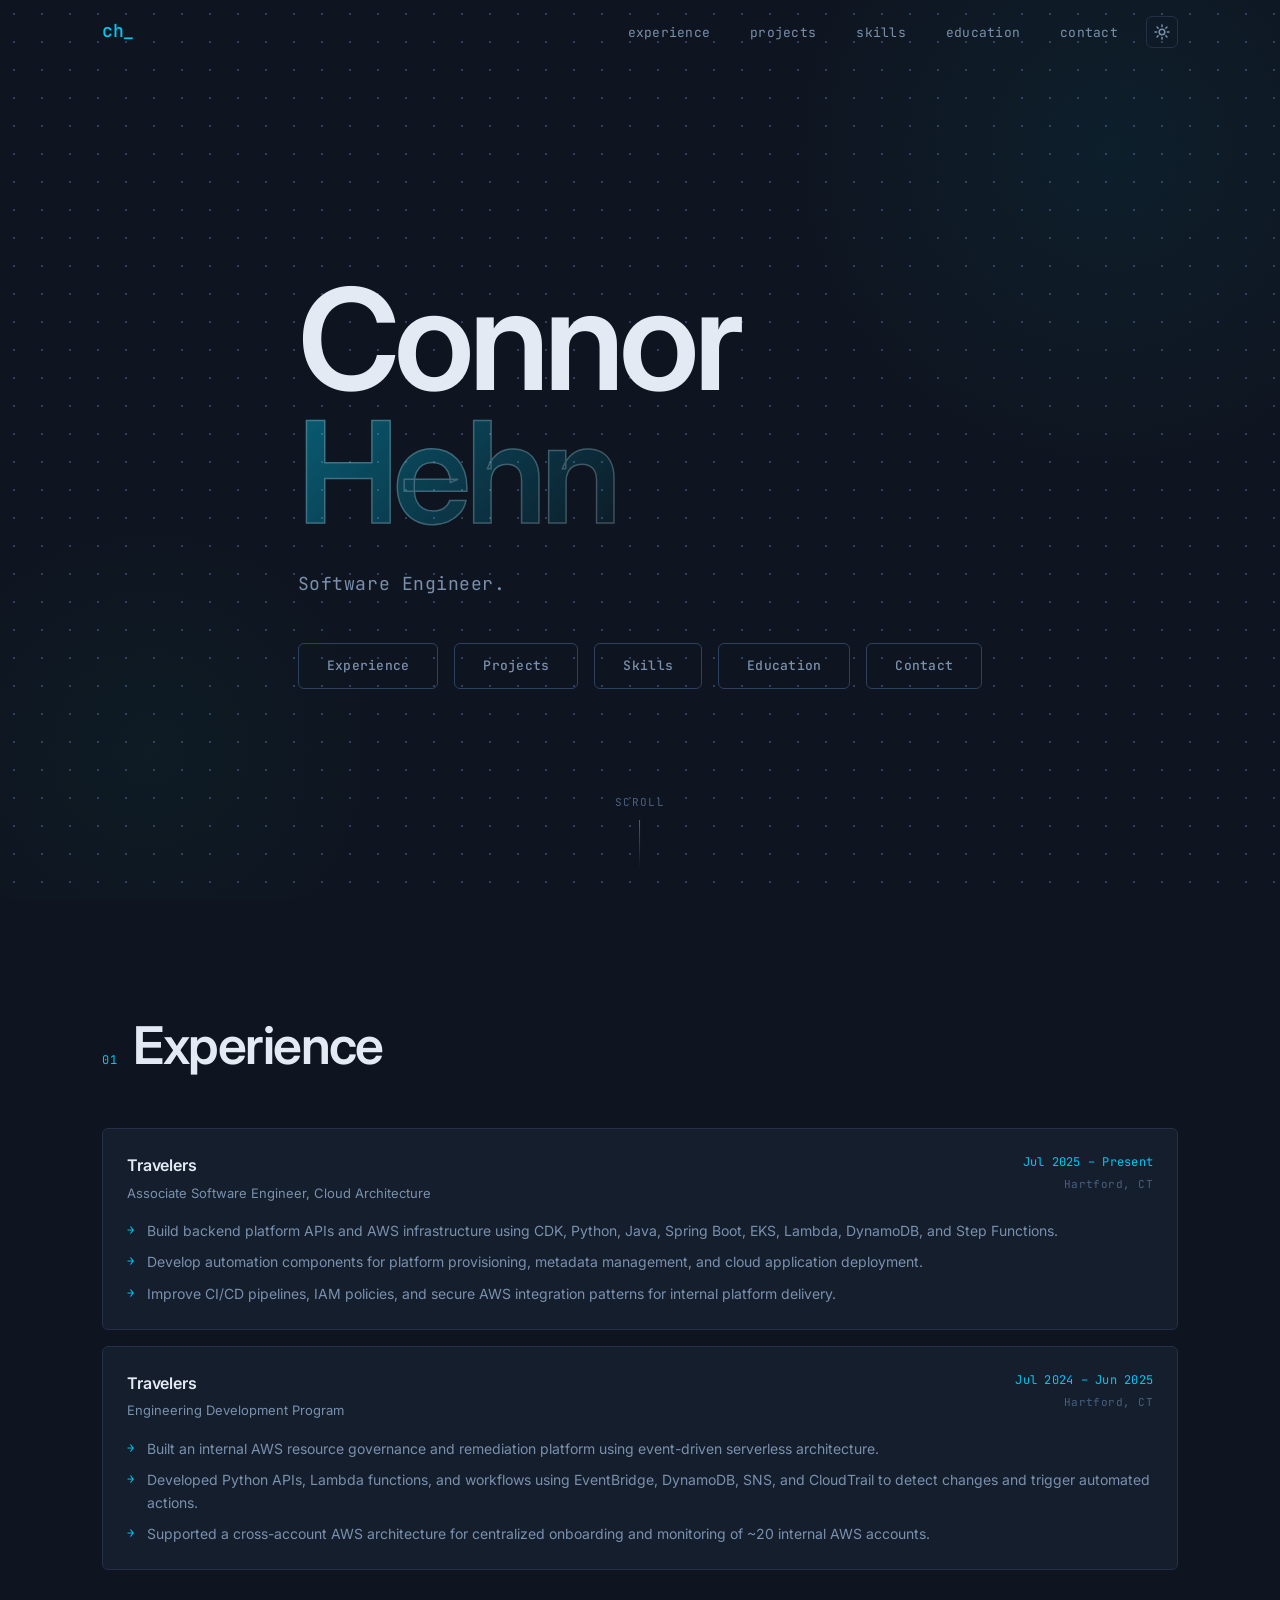
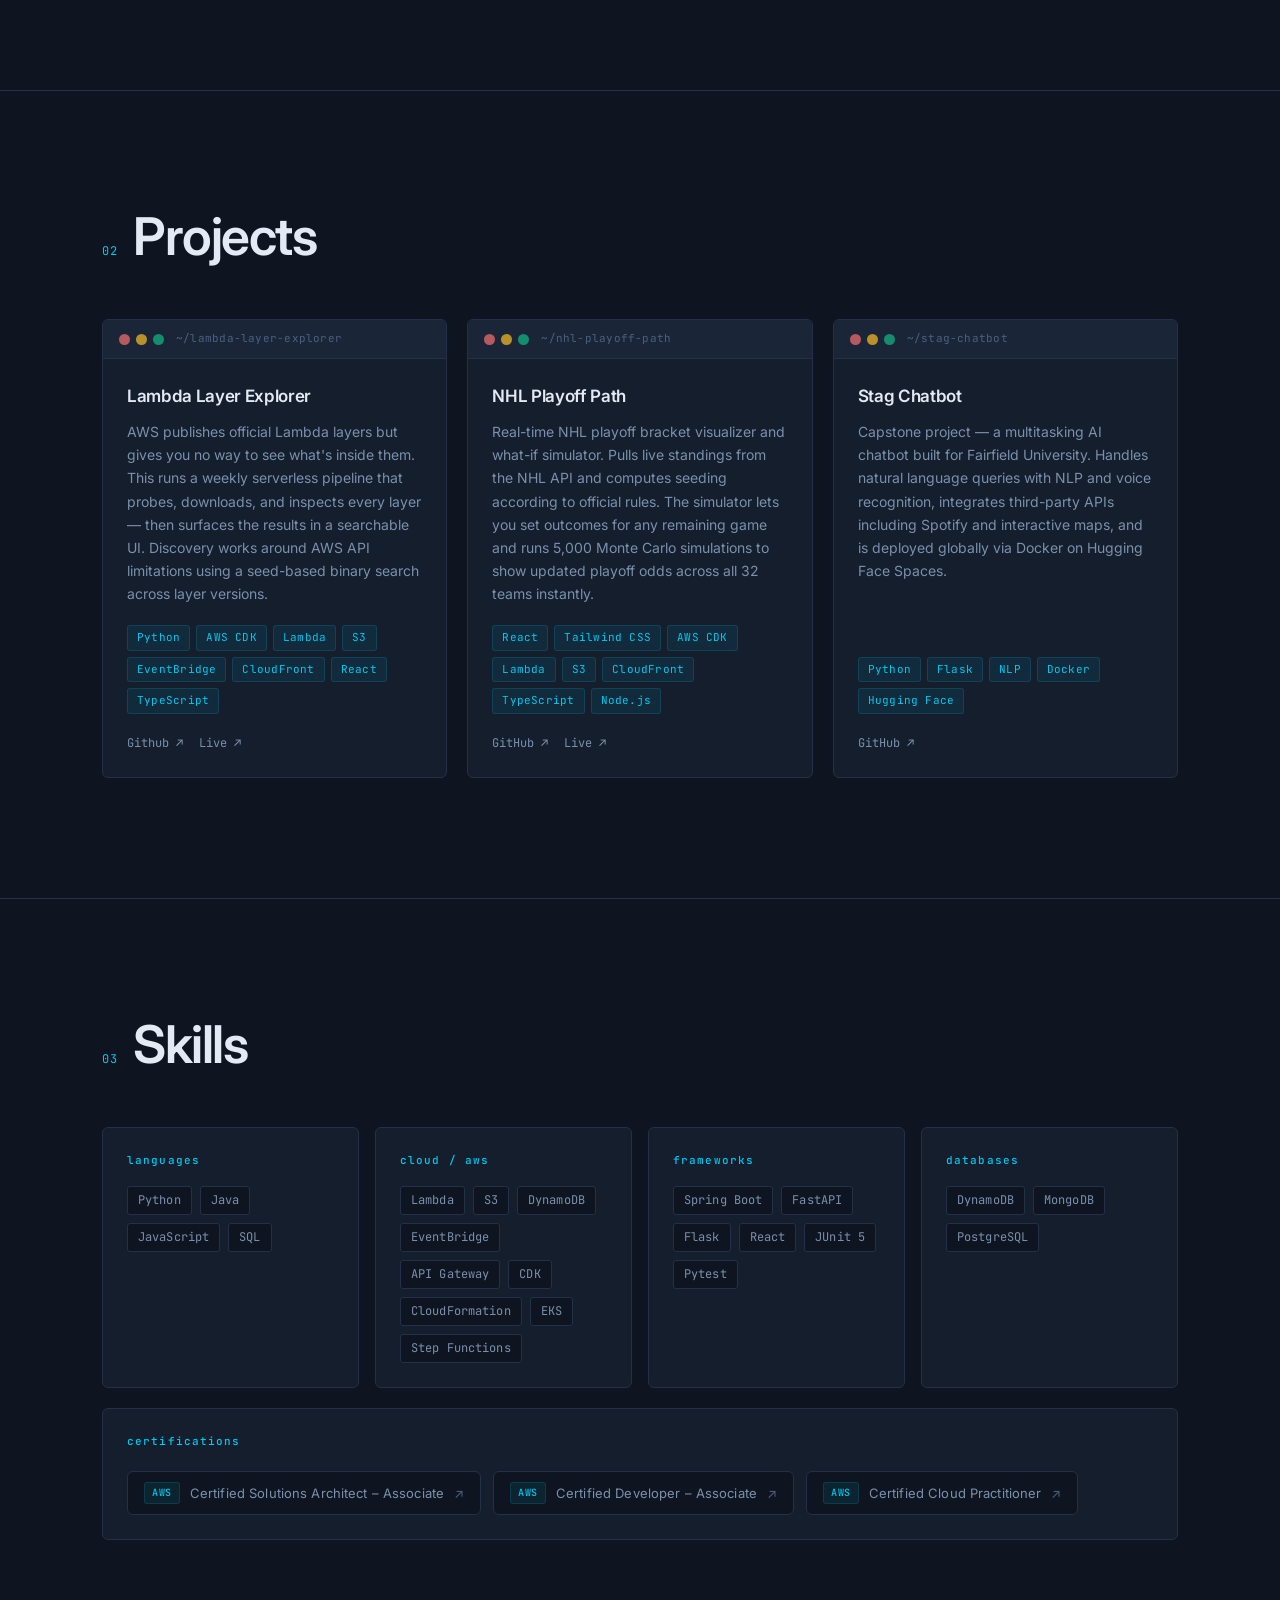
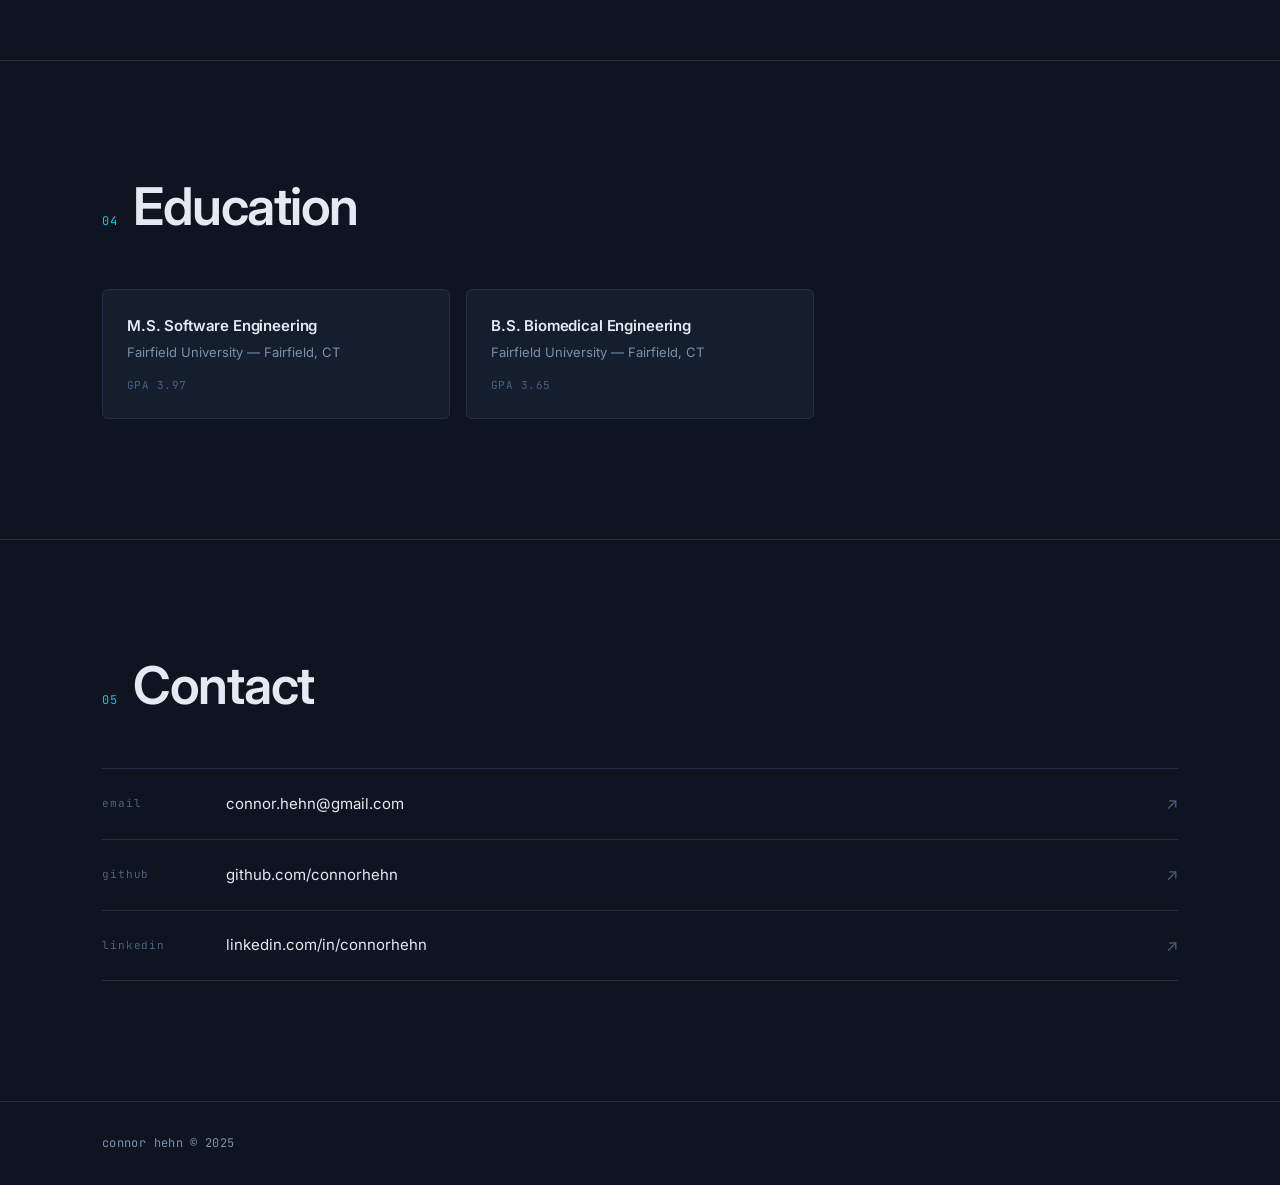
<file: index.html>
<!DOCTYPE html>
<html lang="en">
<head>
  <meta charset="UTF-8" />
  <meta name="viewport" content="width=device-width, initial-scale=1.0" />
  <title>Connor Hehn — Backend Engineer</title>
  <meta name="description" content="Backend software engineer focused on scalable systems, API design, and distributed architecture." />
  <link rel="icon" type="image/svg+xml" href="favicon.svg" />
  <!-- Prevent flash of wrong theme -->
  <script>(function(){var t=localStorage.getItem('ch-theme');if(t)document.documentElement.setAttribute('data-theme',t);}());</script>
  <link rel="preconnect" href="https://fonts.googleapis.com" />
  <link rel="preconnect" href="https://fonts.gstatic.com" crossorigin />
  <link href="https://fonts.googleapis.com/css2?family=Inter:wght@300;400;500;600&family=JetBrains+Mono:wght@400;500&display=swap" rel="stylesheet" />
  <link rel="stylesheet" href="css/style.css" />
</head>
<body>

  <!-- NAV -->
  <nav id="nav">
    <div class="nav-inner">
      <a class="nav-logo" aria-label="Home">ch<span class="cursor-blink">_</span></a>
      <div class="nav-right">
        <ul class="nav-links">
          <li><a href="#experience" data-nav="experience">experience</a></li>
          <li><a href="#projects" data-nav="projects">projects</a></li>
          <li><a href="#skills" data-nav="skills">skills</a></li>
          <li><a href="#education" data-nav="education">education</a></li>
          <li><a href="#contact" data-nav="contact">contact</a></li>
        </ul>
        <button id="theme-toggle" class="theme-toggle" aria-label="Switch to light mode">
          <!-- Sun: shown in dark mode (click to go light) -->
          <svg class="icon-sun" width="16" height="16" viewBox="0 0 16 16" fill="none" stroke="currentColor" stroke-width="1.5" stroke-linecap="round">
            <circle cx="8" cy="8" r="2.8"/>
            <line x1="8" y1="1" x2="8" y2="2.6"/>
            <line x1="8" y1="13.4" x2="8" y2="15"/>
            <line x1="1" y1="8" x2="2.6" y2="8"/>
            <line x1="13.4" y1="8" x2="15" y2="8"/>
            <line x1="3.05" y1="3.05" x2="4.17" y2="4.17"/>
            <line x1="11.83" y1="11.83" x2="12.95" y2="12.95"/>
            <line x1="12.95" y1="3.05" x2="11.83" y2="4.17"/>
            <line x1="4.17" y1="11.83" x2="3.05" y2="12.95"/>
          </svg>
          <!-- Moon: shown in light mode (click to go dark) -->
          <svg class="icon-moon" width="16" height="16" viewBox="0 0 16 16" fill="none" stroke="currentColor" stroke-width="1.5" stroke-linecap="round" stroke-linejoin="round">
            <path d="M13.5 10A6 6 0 1 1 6 2.5a4.5 4.5 0 0 0 7.5 7.5z"/>
          </svg>
        </button>
        <button class="nav-hamburger" id="nav-hamburger" aria-label="Open menu" aria-expanded="false">
          <span></span>
          <span></span>
          <span></span>
        </button>
      </div>
    </div>
    <div class="nav-mobile-menu" id="nav-mobile-menu">
      <ul>
        <li><a href="#experience" data-nav="experience">experience</a></li>
        <li><a href="#projects" data-nav="projects">projects</a></li>
        <li><a href="#skills" data-nav="skills">skills</a></li>
        <li><a href="#education" data-nav="education">education</a></li>
        <li><a href="#contact" data-nav="contact">contact</a></li>
      </ul>
    </div>
  </nav>

  <!-- HERO -->
  <section id="hero">
    <div class="hero-glow hero-glow-1"></div>
    <div class="hero-glow hero-glow-2"></div>
    <div class="hero-content container">
      <!-- <p class="hero-label"><span class="comment">// </span>backend engineer</p> -->
      <h1 class="hero-name">
        <span class="name-solid">Connor</span>
        <span class="name-outline">Hehn</span>
      </h1>
      <p class="hero-tagline" id="scramble-text" aria-label="Software Engineer. Backend Developer. Cloud Architect."></p>
      <div class="hero-cta">
        <a href="#experience" class="btn btn-ghost">Experience</a>
        <a href="#projects" class="btn btn-ghost">Projects</a>
        <a href="#skills" class="btn btn-ghost">Skills</a>
        <a href="#education" class="btn btn-ghost">Education</a>
        <a href="#contact" class="btn btn-ghost">Contact</a>
      </div>
    </div>
    <div class="scroll-hint" aria-hidden="true">
      <span class="mono">scroll</span>
      <div class="scroll-line"></div>
    </div>
  </section>

  <!-- EXPERIENCE -->
  <section id="experience" class="section">
    <div class="container">
      <div class="section-header reveal">
        <span class="section-num mono">01</span>
        <h2>Experience</h2>
      </div>
      <div class="exp-list">

        <div class="exp-item reveal">
          <div class="exp-header">
            <div class="exp-left">
              <span class="exp-company">Travelers</span>
              <span class="exp-role">Associate Software Engineer, Cloud Architecture</span>
            </div>
            <div class="exp-right">
              <span class="exp-dates mono">Jul 2025 – Present</span>
              <span class="exp-location mono">Hartford, CT</span>
            </div>
          </div>
          <ul class="exp-bullets">
            <li>Build backend platform APIs and AWS infrastructure using CDK, Python, Java, Spring Boot, EKS, Lambda, DynamoDB, and Step Functions.</li>
            <li>Develop automation components for platform provisioning, metadata management, and cloud application deployment.</li>
            <li>Improve CI/CD pipelines, IAM policies, and secure AWS integration patterns for internal platform delivery.</li>
          </ul>
        </div>

        <div class="exp-item reveal">
          <div class="exp-header">
            <div class="exp-left">
              <span class="exp-company">Travelers</span>
              <span class="exp-role">Engineering Development Program</span>
            </div>
            <div class="exp-right">
              <span class="exp-dates mono">Jul 2024 – Jun 2025</span>
              <span class="exp-location mono">Hartford, CT</span>
            </div>
          </div>
          <ul class="exp-bullets">
            <li>Built an internal AWS resource governance and remediation platform using event-driven serverless architecture.</li>
            <li>Developed Python APIs, Lambda functions, and workflows using EventBridge, DynamoDB, SNS, and CloudTrail to detect changes and trigger automated actions.</li>
            <li>Supported a cross-account AWS architecture for centralized onboarding and monitoring of ~20 internal AWS accounts.</li>
          </ul>
        </div>

      </div>
    </div>
  </section>

  <!-- PROJECTS -->
  <section id="projects" class="section">
    <div class="container">
      <div class="section-header reveal">
        <span class="section-num mono">02</span>
        <h2>Projects</h2>
      </div>
      <div class="projects-grid">

        <article class="project-card reveal">
          <div class="terminal-bar">
            <div class="terminal-dots">
              <span class="dot dot-red"></span>
              <span class="dot dot-yellow"></span>
              <span class="dot dot-green"></span>
            </div>
            <span class="terminal-path mono">~/lambda-layer-explorer</span>
          </div>
          <div class="card-body">
            <h3>Lambda Layer Explorer</h3>
            <p>AWS publishes official Lambda layers but gives you no way to see what's inside them. This runs a weekly serverless pipeline that probes, downloads, and inspects every layer — then surfaces the results in a searchable UI. Discovery works around AWS API limitations using a seed-based binary search across layer versions.</p>
            <div class="tech-tags">
              <span>Python</span>
              <span>AWS CDK</span>
              <span>Lambda</span>
              <span>S3</span>
              <span>EventBridge</span>
              <span>CloudFront</span>
              <span>React</span>
              <span>TypeScript</span>
            </div>
            <div class="card-links">
              <!-- <a href="#" class="link-arrow">GitHub ↗</a> -->
              <a href="https://github.com/connorhehn/LambdaLayerExplorer" target="_blank" rel="noopener noreferrer" class="link-arrow">Github ↗</a>
              <a href="https://lambda-layer-explorer.com" target="_blank" rel="noopener noreferrer" class="link-arrow">Live ↗</a>
            </div>
          </div>
        </article>

        <article class="project-card reveal">
          <div class="terminal-bar">
            <div class="terminal-dots">
              <span class="dot dot-red"></span>
              <span class="dot dot-yellow"></span>
              <span class="dot dot-green"></span>
            </div>
            <span class="terminal-path mono">~/nhl-playoff-path</span>
          </div>
          <div class="card-body">
            <h3>NHL Playoff Path</h3>
            <p>Real-time NHL playoff bracket visualizer and what-if simulator. Pulls live standings from the NHL API and computes seeding according to official rules. The simulator lets you set outcomes for any remaining game and runs 5,000 Monte Carlo simulations to show updated playoff odds across all 32 teams instantly.</p>
            <div class="tech-tags">
              <span>React</span>
              <span>Tailwind CSS</span>
              <span>AWS CDK</span>
              <span>Lambda</span>
              <span>S3</span>
              <span>CloudFront</span>
              <span>TypeScript</span>
              <span>Node.js</span>
            </div>
            <div class="card-links">
              <a href="https://github.com/connorhehn/NHL-Playoff-Path" target="_blank" rel="noopener noreferrer" class="link-arrow">GitHub ↗</a>
              <a href="https://nhlplayoffpath.com" target="_blank" rel="noopener noreferrer" class="link-arrow">Live ↗</a>
            </div>
          </div>
        </article>

        <article class="project-card reveal">
          <div class="terminal-bar">
            <div class="terminal-dots">
              <span class="dot dot-red"></span>
              <span class="dot dot-yellow"></span>
              <span class="dot dot-green"></span>
            </div>
            <span class="terminal-path mono">~/stag-chatbot</span>
          </div>
          <div class="card-body">
            <h3>Stag Chatbot</h3>
            <p>Capstone project — a multitasking AI chatbot built for Fairfield University. Handles natural language queries with NLP and voice recognition, integrates third-party APIs including Spotify and interactive maps, and is deployed globally via Docker on Hugging Face Spaces.</p>
            <div class="tech-tags">
              <span>Python</span>
              <span>Flask</span>
              <span>NLP</span>
              <span>Docker</span>
              <span>Hugging Face</span>
            </div>
            <div class="card-links">
              <a href="https://github.com/connorhehn/CapstoneProject" target="_blank" rel="noopener noreferrer" class="link-arrow">GitHub ↗</a>
            </div>
          </div>
        </article>

      </div>
    </div>
  </section>

  <!-- SKILLS -->
  <section id="skills" class="section">
    <div class="container">
      <div class="section-header reveal">
        <span class="section-num mono">03</span>
        <h2>Skills</h2>
      </div>
      <div class="skills-grid">

        <div class="skill-group reveal">
          <h4 class="skill-category mono">languages</h4>
          <div class="skill-tags">
            <span>Python</span>
            <span>Java</span>
            <span>JavaScript</span>
            <span>SQL</span>
          </div>
        </div>

        <div class="skill-group reveal">
          <h4 class="skill-category mono">cloud / aws</h4>
          <div class="skill-tags">
            <span>Lambda</span>
            <span>S3</span>
            <span>DynamoDB</span>
            <span>EventBridge</span>
            <span>API Gateway</span>
            <span>CDK</span>
            <span>CloudFormation</span>
            <span>EKS</span>
            <span>Step Functions</span>
          </div>
        </div>

        <div class="skill-group reveal">
          <h4 class="skill-category mono">frameworks</h4>
          <div class="skill-tags">
            <span>Spring Boot</span>
            <span>FastAPI</span>
            <span>Flask</span>
            <span>React</span>
            <span>JUnit 5</span>
            <span>Pytest</span>
          </div>
        </div>

        <div class="skill-group reveal">
          <h4 class="skill-category mono">databases</h4>
          <div class="skill-tags">
            <span>DynamoDB</span>
            <span>MongoDB</span>
            <span>PostgreSQL</span>
          </div>
        </div>

      </div>

      <div class="certs-row reveal">
        <h4 class="skill-category mono">certifications</h4>
        <div class="certs-list">
          <a href="https://www.credly.com/badges/56f24f2d-bdc5-4ae8-9d1e-708feed8ca5a/public_url"
             target="_blank" rel="noopener noreferrer" class="cert-item">
            <span class="cert-provider mono">AWS</span>
            <span class="cert-name">Certified Solutions Architect – Associate</span>
            <span class="cert-arrow">↗</span>
          </a>
          <a href="https://www.credly.com/badges/1179775b-0d3d-47c4-a63e-ad7de4f694e0/public_url"
             target="_blank" rel="noopener noreferrer" class="cert-item">
            <span class="cert-provider mono">AWS</span>
            <span class="cert-name">Certified Developer – Associate</span>
            <span class="cert-arrow">↗</span>
          </a>
          <a href="https://www.credly.com/badges/b241408b-ddde-4a7e-ba55-0b103b3504fb/public_url"
             target="_blank" rel="noopener noreferrer" class="cert-item">
            <span class="cert-provider mono">AWS</span>
            <span class="cert-name">Certified Cloud Practitioner</span>
            <span class="cert-arrow">↗</span>
          </a>
        </div>
      </div>

    </div>
  </section>

  <!-- EDUCATION -->
  <section id="education" class="section">
    <div class="container">
      <div class="section-header reveal">
        <span class="section-num mono">04</span>
        <h2>Education</h2>
      </div>
      <div class="edu-grid">

        <div class="edu-item reveal">
          <p class="edu-degree">M.S. Software Engineering</p>
          <p class="edu-school">Fairfield University — Fairfield, CT</p>
          <div class="edu-meta">
            <span class="edu-gpa mono">GPA 3.97</span>
          </div>
        </div>

        <div class="edu-item reveal">
          <p class="edu-degree">B.S. Biomedical Engineering</p>
          <p class="edu-school">Fairfield University — Fairfield, CT</p>
          <div class="edu-meta">
            <span class="edu-gpa mono">GPA 3.65</span>
          </div>
        </div>

      </div>
    </div>
  </section>

  <!-- CONTACT -->
  <section id="contact" class="section">
    <div class="container">
      <div class="section-header reveal">
        <span class="section-num mono">05</span>
        <h2>Contact</h2>
      </div>
      <div class="contact-list reveal">
        <a href="mailto:connor.hehn@gmail.com" class="contact-row">
          <span class="contact-label mono">email</span>
          <span class="contact-val">connor.hehn@gmail.com</span>
          <span class="contact-arrow">↗</span>
        </a>
        <a href="https://github.com/connorhehn" target="_blank" rel="noopener noreferrer" class="contact-row">
          <span class="contact-label mono">github</span>
          <span class="contact-val">github.com/connorhehn</span>
          <span class="contact-arrow">↗</span>
        </a>
        <a href="https://linkedin.com/in/connorhehn" target="_blank" rel="noopener noreferrer" class="contact-row">
          <span class="contact-label mono">linkedin</span>
          <span class="contact-val">linkedin.com/in/connorhehn</span>
          <span class="contact-arrow">↗</span>
        </a>
      </div>
    </div>
  </section>

  <!-- FOOTER -->
  <footer>
    <div class="container footer-inner">
      <span class="mono muted">connor hehn &copy; 2025</span>
      <!-- <span class="mono muted">built from scratch</span> -->
    </div>
  </footer>

  <script src="js/main.js"></script>
</body>
</html>
</file>
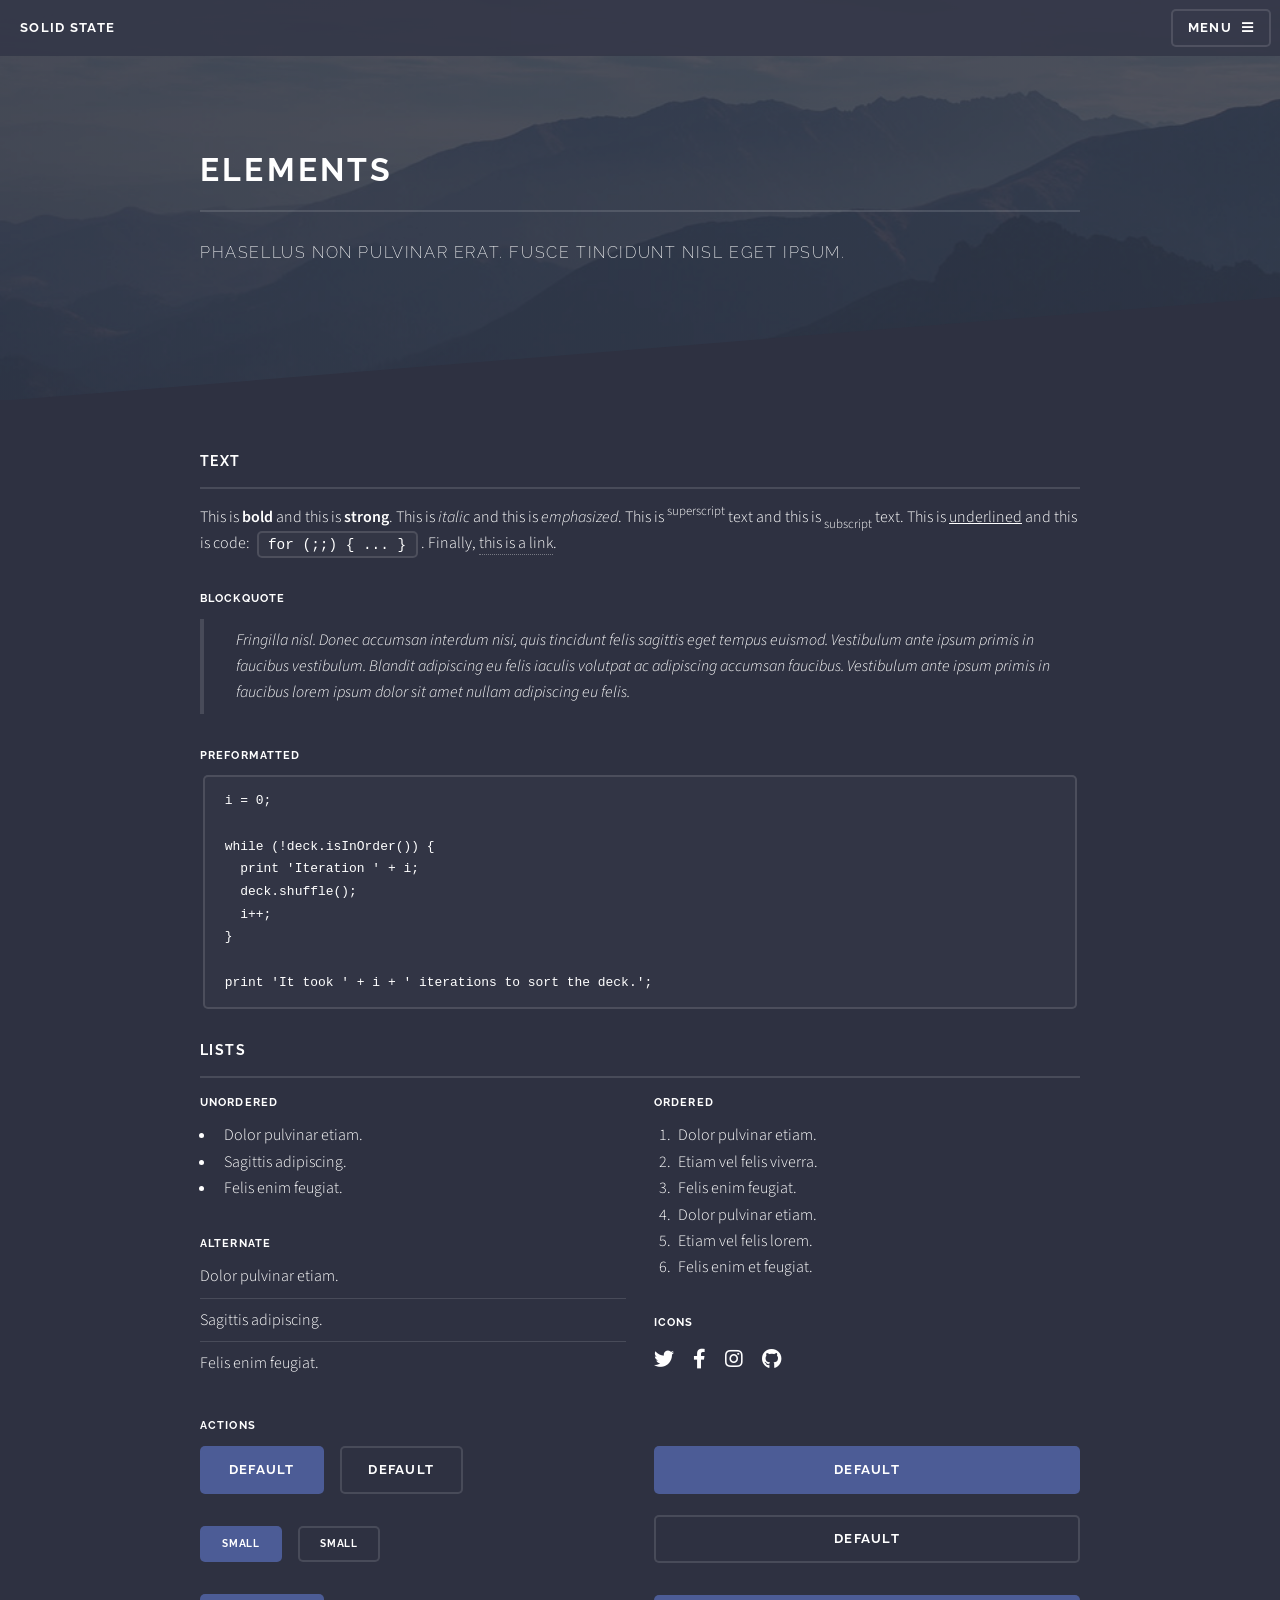
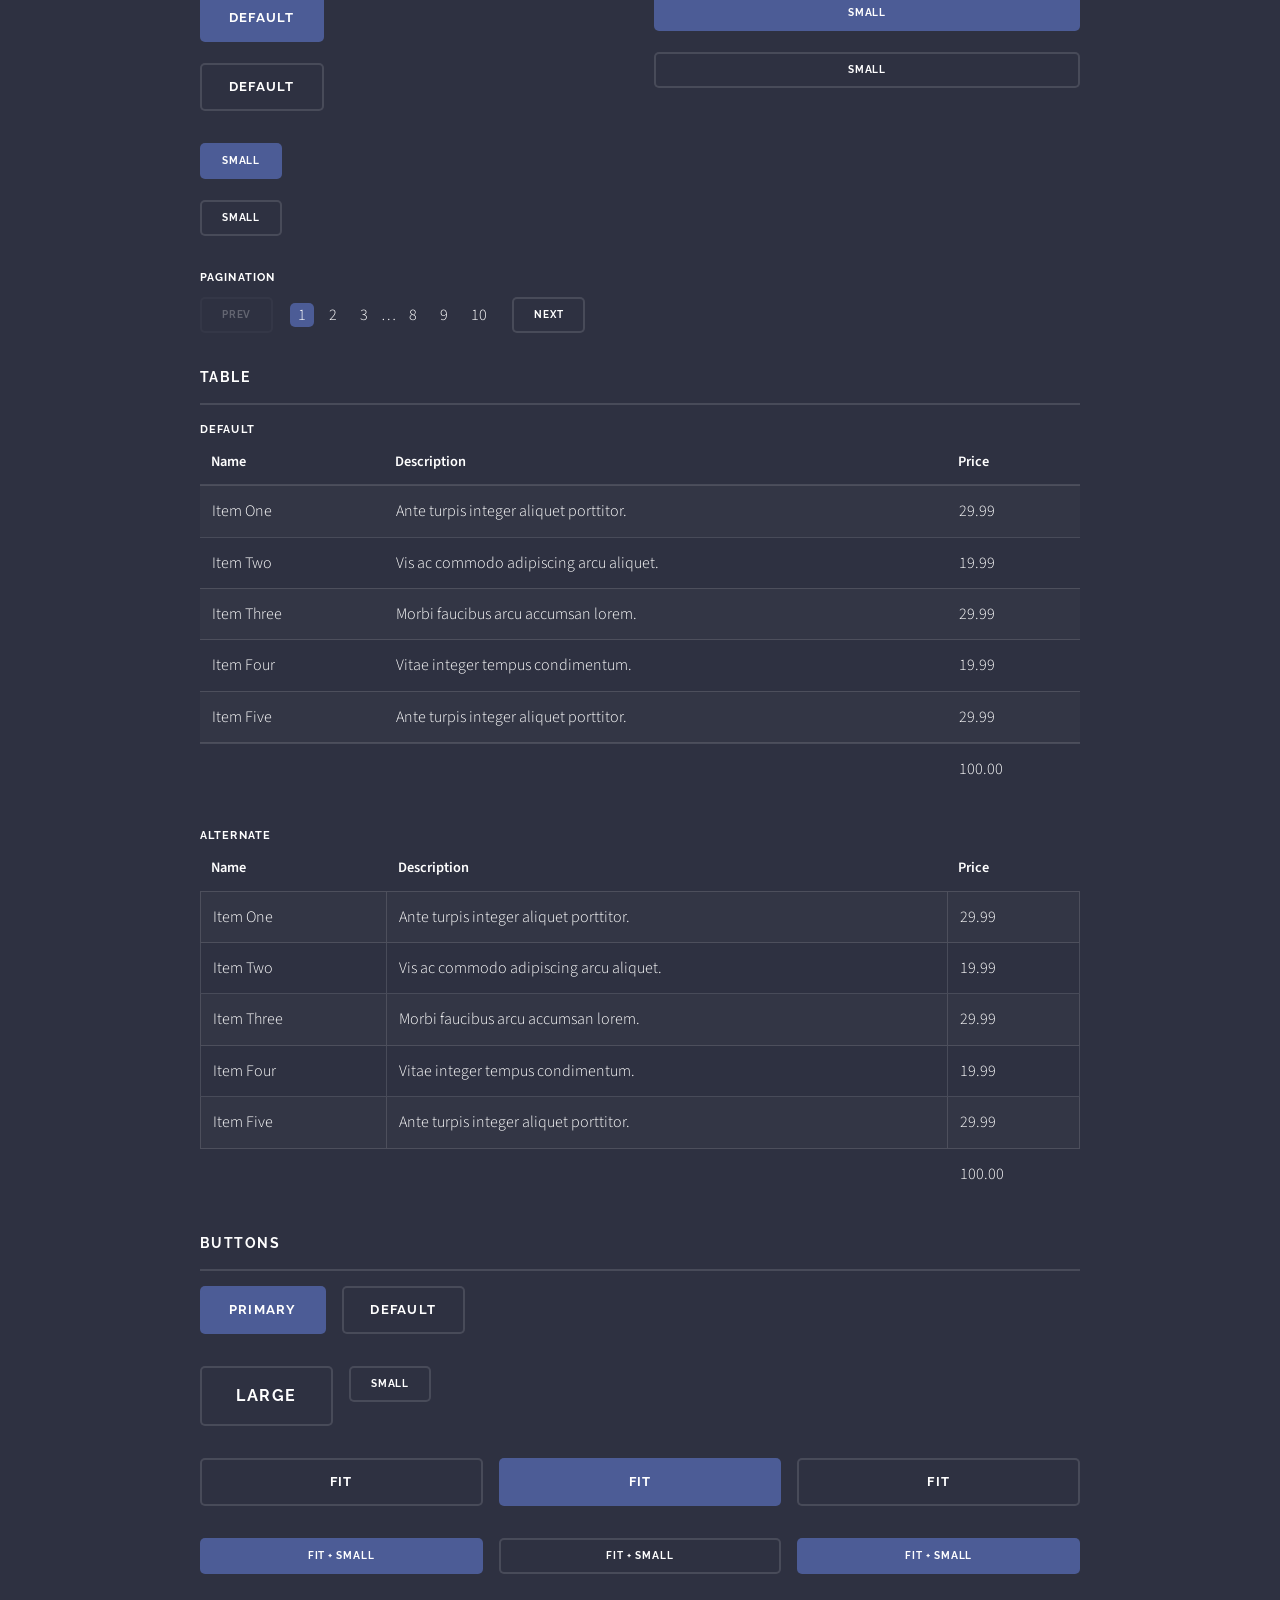
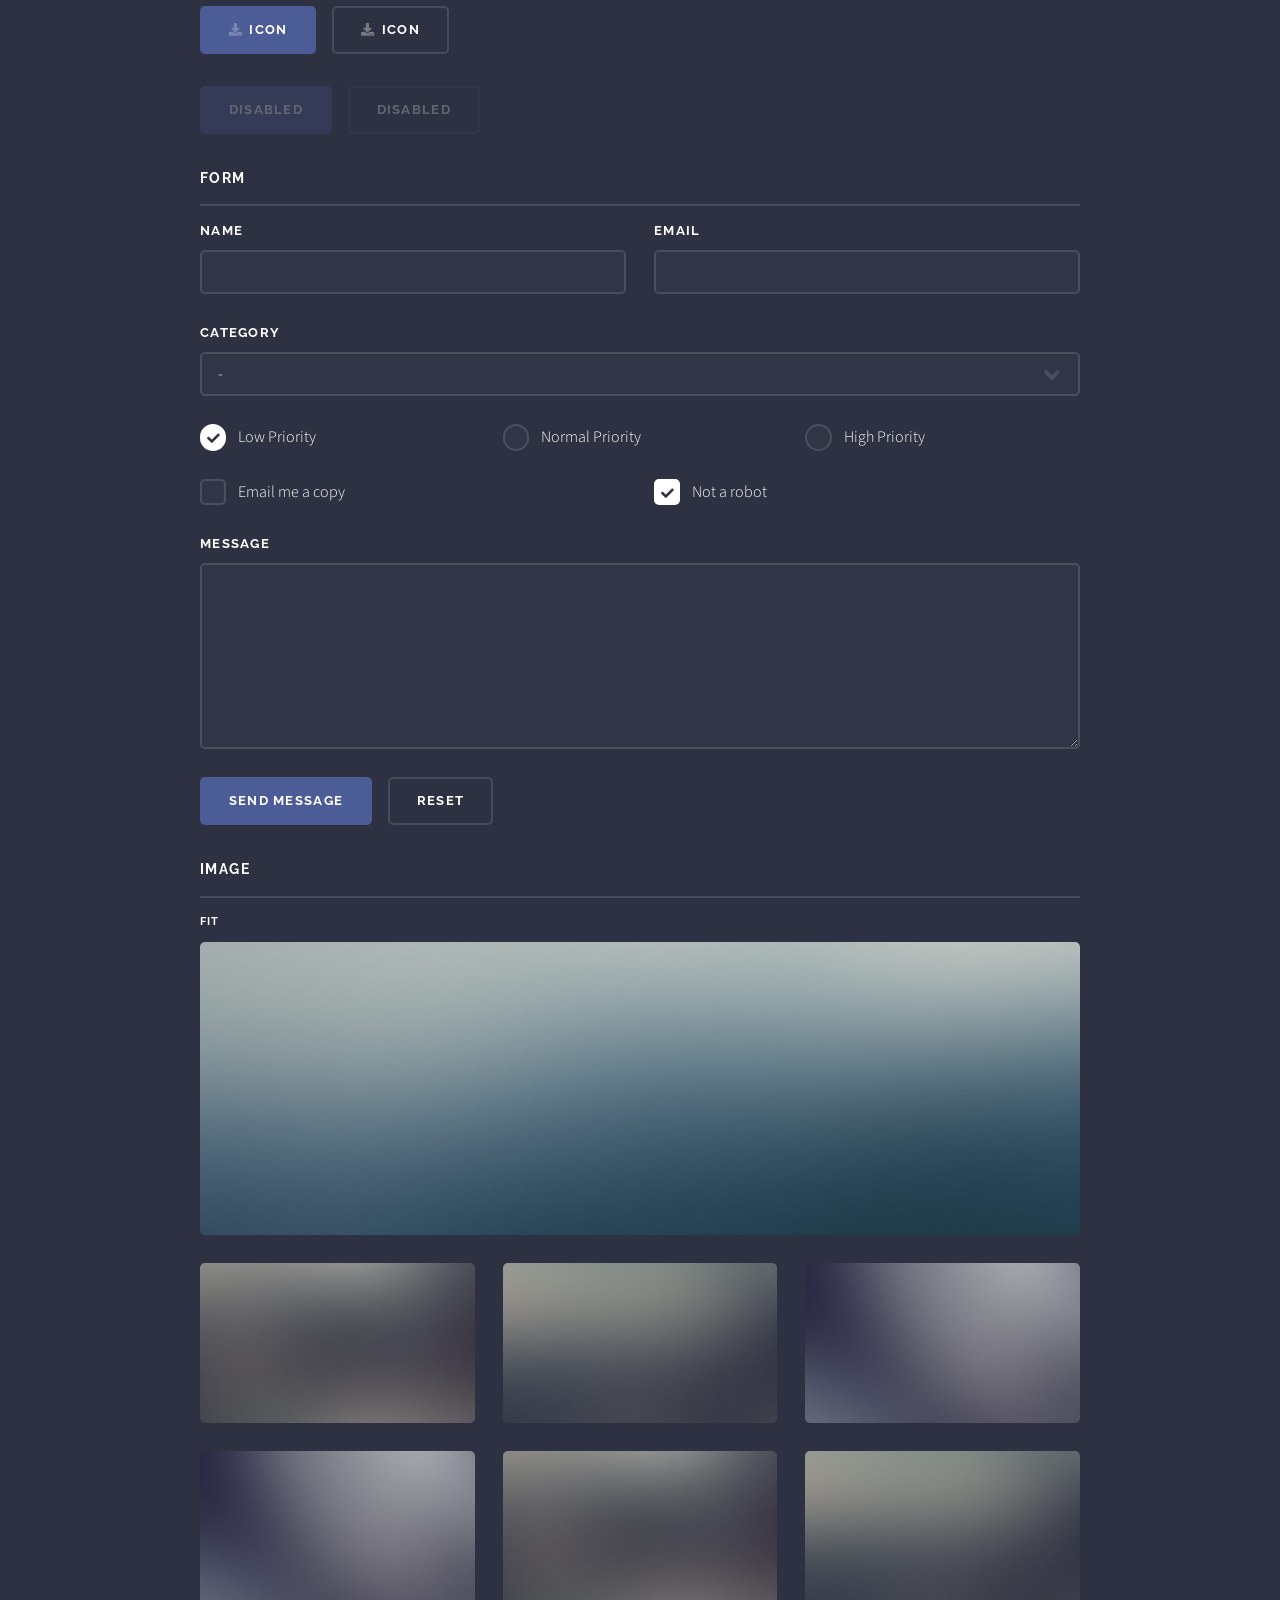
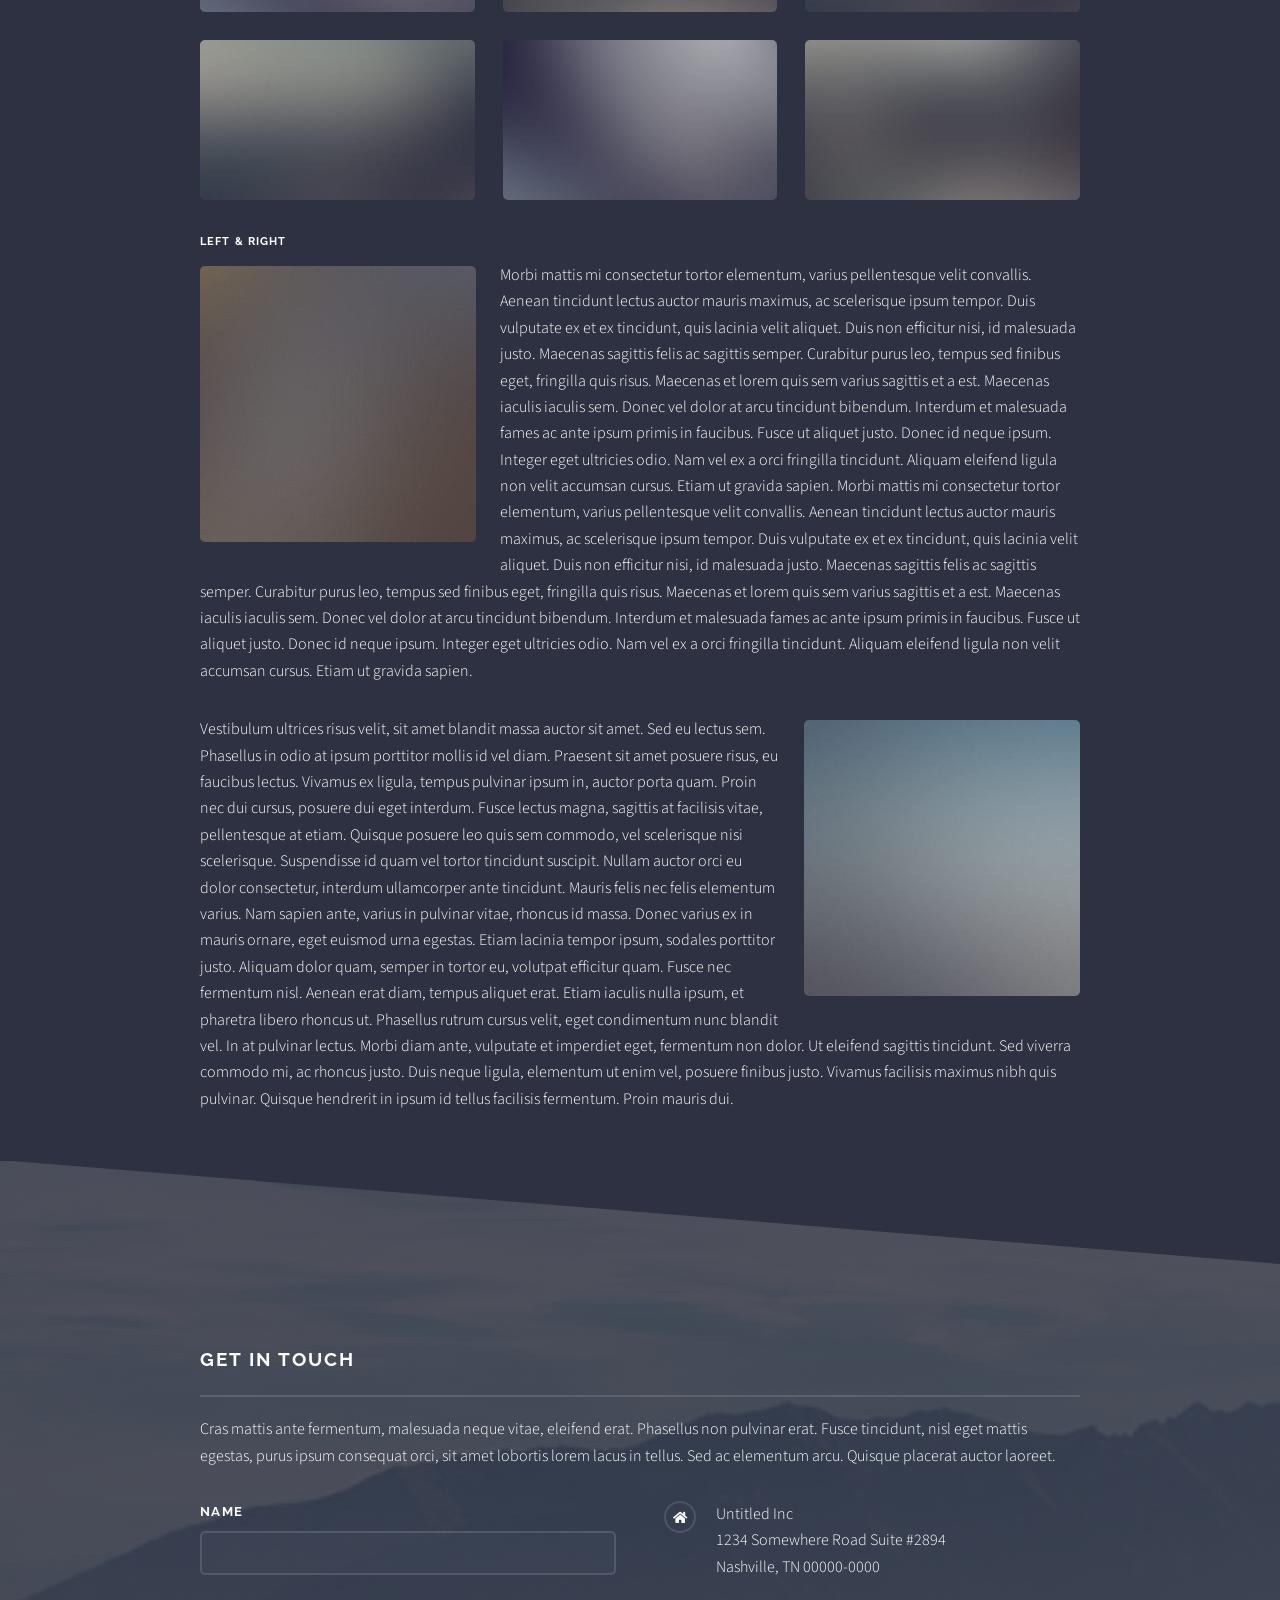
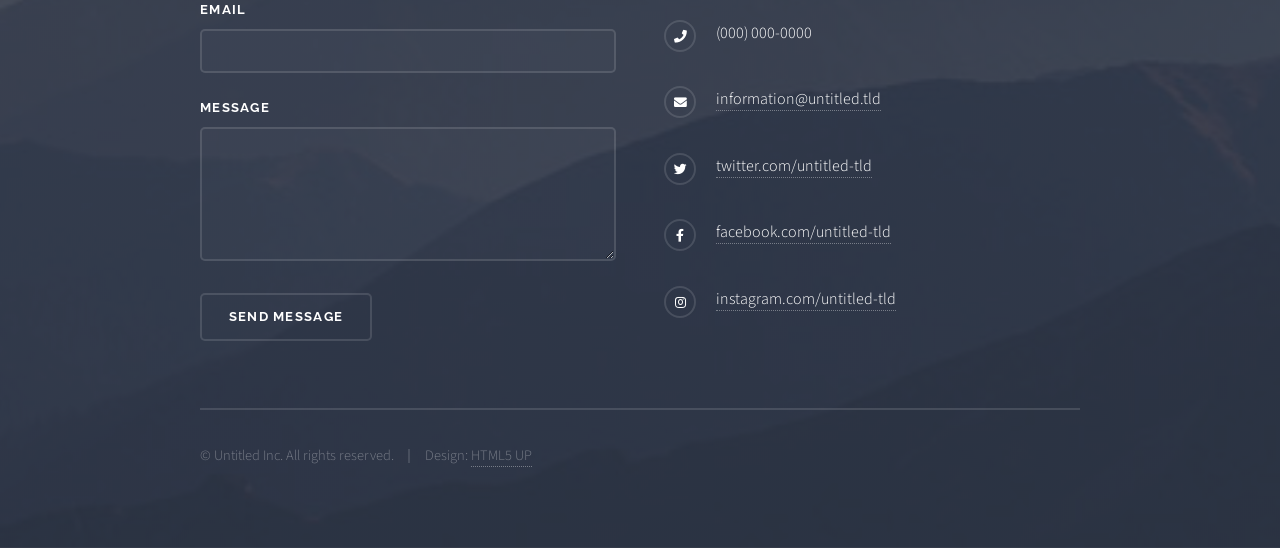
<file: elements.html>
<!DOCTYPE HTML>
<!--
	Solid State by HTML5 UP
	html5up.net | @ajlkn
	Free for personal and commercial use under the CCA 3.0 license (html5up.net/license)
-->
<html>
	<head>
		<title>Elements - Solid State by HTML5 UP</title>
		<meta charset="utf-8" />
		<meta name="viewport" content="width=device-width, initial-scale=1, user-scalable=no" />
		<link rel="stylesheet" href="assets/css/main.css" />
		<noscript><link rel="stylesheet" href="assets/css/noscript.css" /></noscript>
	</head>
	<body class="is-preload">

		<!-- Page Wrapper -->
			<div id="page-wrapper">

				<!-- Header -->
					<header id="header">
						<h1><a href="index.html">Solid State</a></h1>
						<nav>
							<a href="#menu">Menu</a>
						</nav>
					</header>

				<!-- Menu -->
					<nav id="menu">
						<div class="inner">
							<h2>Menu</h2>
							<ul class="links">
								<li><a href="index.html">Home</a></li>
								<li><a href="generic.html">Generic</a></li>
								<li><a href="elements.html">Elements</a></li>
								<li><a href="#">Log In</a></li>
								<li><a href="#">Sign Up</a></li>
							</ul>
							<a href="#" class="close">Close</a>
						</div>
					</nav>

				<!-- Wrapper -->
					<section id="wrapper">
						<header>
							<div class="inner">
								<h2>Elements</h2>
								<p>Phasellus non pulvinar erat. Fusce tincidunt nisl eget ipsum.</p>
							</div>
						</header>

						<!-- Content -->
							<div class="wrapper">
								<div class="inner">

									<section>
										<h3 class="major">Text</h3>
										<p>This is <b>bold</b> and this is <strong>strong</strong>. This is <i>italic</i> and this is <em>emphasized</em>.
										This is <sup>superscript</sup> text and this is <sub>subscript</sub> text.
										This is <u>underlined</u> and this is code: <code>for (;;) { ... }</code>. Finally, <a href="#">this is a link</a>.</p>
										<h4>Blockquote</h4>
										<blockquote>Fringilla nisl. Donec accumsan interdum nisi, quis tincidunt felis sagittis eget tempus euismod. Vestibulum ante ipsum primis in faucibus vestibulum. Blandit adipiscing eu felis iaculis volutpat ac adipiscing accumsan faucibus. Vestibulum ante ipsum primis in faucibus lorem ipsum dolor sit amet nullam adipiscing eu felis.</blockquote>
										<h4>Preformatted</h4>
										<pre><code>i = 0;

while (!deck.isInOrder()) {
  print 'Iteration ' + i;
  deck.shuffle();
  i++;
}

print 'It took ' + i + ' iterations to sort the deck.';</code></pre>
									</section>

									<section>
										<h3 class="major">Lists</h3>
										<div class="row">
											<div class="col-6 col-12-medium">
												<h4>Unordered</h4>
												<ul>
													<li>Dolor pulvinar etiam.</li>
													<li>Sagittis adipiscing.</li>
													<li>Felis enim feugiat.</li>
												</ul>
												<h4>Alternate</h4>
												<ul class="alt">
													<li>Dolor pulvinar etiam.</li>
													<li>Sagittis adipiscing.</li>
													<li>Felis enim feugiat.</li>
												</ul>
											</div>
											<div class="col-6 col-12-medium">
												<h4>Ordered</h4>
												<ol>
													<li>Dolor pulvinar etiam.</li>
													<li>Etiam vel felis viverra.</li>
													<li>Felis enim feugiat.</li>
													<li>Dolor pulvinar etiam.</li>
													<li>Etiam vel felis lorem.</li>
													<li>Felis enim et feugiat.</li>
												</ol>
												<h4>Icons</h4>
												<ul class="icons">
													<li><a href="#" class="icon brands fa-twitter"><span class="label">Twitter</span></a></li>
													<li><a href="#" class="icon brands fa-facebook-f"><span class="label">Facebook</span></a></li>
													<li><a href="#" class="icon brands fa-instagram"><span class="label">Instagram</span></a></li>
													<li><a href="#" class="icon brands fa-github"><span class="label">Github</span></a></li>
												</ul>
											</div>
										</div>
										<h4>Actions</h4>
										<div class="row">
											<div class="col-6 col-12-medium">
												<ul class="actions">
													<li><a href="#" class="button primary">Default</a></li>
													<li><a href="#" class="button">Default</a></li>
												</ul>
												<ul class="actions small">
													<li><a href="#" class="button primary small">Small</a></li>
													<li><a href="#" class="button small">Small</a></li>
												</ul>
												<ul class="actions stacked">
													<li><a href="#" class="button primary">Default</a></li>
													<li><a href="#" class="button">Default</a></li>
												</ul>
												<ul class="actions stacked small">
													<li><a href="#" class="button primary small">Small</a></li>
													<li><a href="#" class="button small">Small</a></li>
												</ul>
											</div>
											<div class="col-6 col-12-medium">
												<ul class="actions stacked">
													<li><a href="#" class="button primary fit">Default</a></li>
													<li><a href="#" class="button fit">Default</a></li>
												</ul>
												<ul class="actions stacked small">
													<li><a href="#" class="button primary small fit">Small</a></li>
													<li><a href="#" class="button small fit">Small</a></li>
												</ul>
											</div>
										</div>
										<h4>Pagination</h4>
										<ul class="pagination">
											<li><span class="button small disabled">Prev</span></li>
											<li><a href="#" class="page active">1</a></li>
											<li><a href="#" class="page">2</a></li>
											<li><a href="#" class="page">3</a></li>
											<li><span>&hellip;</span></li>
											<li><a href="#" class="page">8</a></li>
											<li><a href="#" class="page">9</a></li>
											<li><a href="#" class="page">10</a></li>
											<li><a href="#" class="button small">Next</a></li>
										</ul>
									</section>

									<section>
										<h3 class="major">Table</h3>
										<h4>Default</h4>
										<div class="table-wrapper">
											<table>
												<thead>
													<tr>
														<th>Name</th>
														<th>Description</th>
														<th>Price</th>
													</tr>
												</thead>
												<tbody>
													<tr>
														<td>Item One</td>
														<td>Ante turpis integer aliquet porttitor.</td>
														<td>29.99</td>
													</tr>
													<tr>
														<td>Item Two</td>
														<td>Vis ac commodo adipiscing arcu aliquet.</td>
														<td>19.99</td>
													</tr>
													<tr>
														<td>Item Three</td>
														<td> Morbi faucibus arcu accumsan lorem.</td>
														<td>29.99</td>
													</tr>
													<tr>
														<td>Item Four</td>
														<td>Vitae integer tempus condimentum.</td>
														<td>19.99</td>
													</tr>
													<tr>
														<td>Item Five</td>
														<td>Ante turpis integer aliquet porttitor.</td>
														<td>29.99</td>
													</tr>
												</tbody>
												<tfoot>
													<tr>
														<td colspan="2"></td>
														<td>100.00</td>
													</tr>
												</tfoot>
											</table>
										</div>

										<h4>Alternate</h4>
										<div class="table-wrapper">
											<table class="alt">
												<thead>
													<tr>
														<th>Name</th>
														<th>Description</th>
														<th>Price</th>
													</tr>
												</thead>
												<tbody>
													<tr>
														<td>Item One</td>
														<td>Ante turpis integer aliquet porttitor.</td>
														<td>29.99</td>
													</tr>
													<tr>
														<td>Item Two</td>
														<td>Vis ac commodo adipiscing arcu aliquet.</td>
														<td>19.99</td>
													</tr>
													<tr>
														<td>Item Three</td>
														<td> Morbi faucibus arcu accumsan lorem.</td>
														<td>29.99</td>
													</tr>
													<tr>
														<td>Item Four</td>
														<td>Vitae integer tempus condimentum.</td>
														<td>19.99</td>
													</tr>
													<tr>
														<td>Item Five</td>
														<td>Ante turpis integer aliquet porttitor.</td>
														<td>29.99</td>
													</tr>
												</tbody>
												<tfoot>
													<tr>
														<td colspan="2"></td>
														<td>100.00</td>
													</tr>
												</tfoot>
											</table>
										</div>
									</section>

									<section>
										<h3 class="major">Buttons</h3>
										<ul class="actions">
											<li><a href="#" class="button primary">Primary</a></li>
											<li><a href="#" class="button">Default</a></li>
										</ul>
										<ul class="actions">
											<li><a href="#" class="button large">Large</a></li>
											<li><a href="#" class="button small">Small</a></li>
										</ul>
										<ul class="actions fit">
											<li><a href="#" class="button fit">Fit</a></li>
											<li><a href="#" class="button primary fit">Fit</a></li>
											<li><a href="#" class="button fit">Fit</a></li>
										</ul>
										<ul class="actions fit small">
											<li><a href="#" class="button primary fit small">Fit + Small</a></li>
											<li><a href="#" class="button fit small">Fit + Small</a></li>
											<li><a href="#" class="button primary fit small">Fit + Small</a></li>
										</ul>
										<ul class="actions">
											<li><a href="#" class="button primary icon solid fa-download">Icon</a></li>
											<li><a href="#" class="button icon solid fa-download">Icon</a></li>
										</ul>
										<ul class="actions">
											<li><span class="button primary disabled">Disabled</span></li>
											<li><span class="button disabled">Disabled</span></li>
										</ul>
									</section>

									<section>
										<h3 class="major">Form</h3>
										<form method="post" action="#">
											<div class="row gtr-uniform">
												<div class="col-6 col-12-xsmall">
													<label for="demo-name">Name</label>
													<input type="text" name="demo-name" id="demo-name" value="" />
												</div>
												<div class="col-6 col-12-xsmall">
													<label for="demo-email">Email</label>
													<input type="email" name="demo-email" id="demo-email" value="" />
												</div>
												<div class="col-12">
													<label for="demo-category">Category</label>
													<select name="demo-category" id="demo-category">
														<option value="">-</option>
														<option value="1">Manufacturing</option>
														<option value="1">Shipping</option>
														<option value="1">Administration</option>
														<option value="1">Human Resources</option>
													</select>
												</div>
												<div class="col-4 col-12-small">
													<input type="radio" id="demo-priority-low" name="demo-priority" checked>
													<label for="demo-priority-low">Low Priority</label>
												</div>
												<div class="col-4 col-12-small">
													<input type="radio" id="demo-priority-normal" name="demo-priority">
													<label for="demo-priority-normal">Normal Priority</label>
												</div>
												<div class="col-4 col-12-small">
													<input type="radio" id="demo-priority-high" name="demo-priority">
													<label for="demo-priority-high">High Priority</label>
												</div>
												<div class="col-6 col-12-small">
													<input type="checkbox" id="demo-copy" name="demo-copy">
													<label for="demo-copy">Email me a copy</label>
												</div>
												<div class="col-6 col-12-small">
													<input type="checkbox" id="demo-human" name="demo-human" checked>
													<label for="demo-human">Not a robot</label>
												</div>
												<div class="col-12">
													<label for="demo-message">Message</label>
													<textarea name="demo-message" id="demo-message" rows="6"></textarea>
												</div>
												<div class="col-12">
													<ul class="actions">
														<li><input type="submit" value="Send Message" class="primary" /></li>
														<li><input type="reset" value="Reset" /></li>
													</ul>
												</div>
											</div>
										</form>
									</section>

									<section>
										<h3 class="major">Image</h3>
										<h4>Fit</h4>
										<div class="box alt">
											<div class="row gtr-uniform">
												<div class="col-12"><span class="image fit"><img src="images/pic08.jpg" alt="" /></span></div>
												<div class="col-4"><span class="image fit"><img src="images/pic05.jpg" alt="" /></span></div>
												<div class="col-4"><span class="image fit"><img src="images/pic06.jpg" alt="" /></span></div>
												<div class="col-4"><span class="image fit"><img src="images/pic07.jpg" alt="" /></span></div>
												<div class="col-4"><span class="image fit"><img src="images/pic07.jpg" alt="" /></span></div>
												<div class="col-4"><span class="image fit"><img src="images/pic05.jpg" alt="" /></span></div>
												<div class="col-4"><span class="image fit"><img src="images/pic06.jpg" alt="" /></span></div>
												<div class="col-4"><span class="image fit"><img src="images/pic06.jpg" alt="" /></span></div>
												<div class="col-4"><span class="image fit"><img src="images/pic07.jpg" alt="" /></span></div>
												<div class="col-4"><span class="image fit"><img src="images/pic05.jpg" alt="" /></span></div>
											</div>
										</div>
										<h4>Left &amp; Right</h4>
										<p><span class="image left"><img src="images/pic01.jpg" alt="" /></span>Morbi mattis mi consectetur tortor elementum, varius pellentesque velit convallis. Aenean tincidunt lectus auctor mauris maximus, ac scelerisque ipsum tempor. Duis vulputate ex et ex tincidunt, quis lacinia velit aliquet. Duis non efficitur nisi, id malesuada justo. Maecenas sagittis felis ac sagittis semper. Curabitur purus leo, tempus sed finibus eget, fringilla quis risus. Maecenas et lorem quis sem varius sagittis et a est. Maecenas iaculis iaculis sem. Donec vel dolor at arcu tincidunt bibendum. Interdum et malesuada fames ac ante ipsum primis in faucibus. Fusce ut aliquet justo. Donec id neque ipsum. Integer eget ultricies odio. Nam vel ex a orci fringilla tincidunt. Aliquam eleifend ligula non velit accumsan cursus. Etiam ut gravida sapien. Morbi mattis mi consectetur tortor elementum, varius pellentesque velit convallis. Aenean tincidunt lectus auctor mauris maximus, ac scelerisque ipsum tempor. Duis vulputate ex et ex tincidunt, quis lacinia velit aliquet. Duis non efficitur nisi, id malesuada justo. Maecenas sagittis felis ac sagittis semper. Curabitur purus leo, tempus sed finibus eget, fringilla quis risus. Maecenas et lorem quis sem varius sagittis et a est. Maecenas iaculis iaculis sem. Donec vel dolor at arcu tincidunt bibendum. Interdum et malesuada fames ac ante ipsum primis in faucibus. Fusce ut aliquet justo. Donec id neque ipsum. Integer eget ultricies odio. Nam vel ex a orci fringilla tincidunt. Aliquam eleifend ligula non velit accumsan cursus. Etiam ut gravida sapien.</p>
										<p><span class="image right"><img src="images/pic02.jpg" alt="" /></span>Vestibulum ultrices risus velit, sit amet blandit massa auctor sit amet. Sed eu lectus sem. Phasellus in odio at ipsum porttitor mollis id vel diam. Praesent sit amet posuere risus, eu faucibus lectus. Vivamus ex ligula, tempus pulvinar ipsum in, auctor porta quam. Proin nec dui cursus, posuere dui eget interdum. Fusce lectus magna, sagittis at facilisis vitae, pellentesque at etiam. Quisque posuere leo quis sem commodo, vel scelerisque nisi scelerisque. Suspendisse id quam vel tortor tincidunt suscipit. Nullam auctor orci eu dolor consectetur, interdum ullamcorper ante tincidunt. Mauris felis nec felis elementum varius. Nam sapien ante, varius in pulvinar vitae, rhoncus id massa. Donec varius ex in mauris ornare, eget euismod urna egestas. Etiam lacinia tempor ipsum, sodales porttitor justo. Aliquam dolor quam, semper in tortor eu, volutpat efficitur quam. Fusce nec fermentum nisl. Aenean erat diam, tempus aliquet erat. Etiam iaculis nulla ipsum, et pharetra libero rhoncus ut. Phasellus rutrum cursus velit, eget condimentum nunc blandit vel. In at pulvinar lectus. Morbi diam ante, vulputate et imperdiet eget, fermentum non dolor. Ut eleifend sagittis tincidunt. Sed viverra commodo mi, ac rhoncus justo. Duis neque ligula, elementum ut enim vel, posuere finibus justo. Vivamus facilisis maximus nibh quis pulvinar. Quisque hendrerit in ipsum id tellus facilisis fermentum. Proin mauris dui.</p>
									</section>

								</div>
							</div>

					</section>

				<!-- Footer -->
					<section id="footer">
						<div class="inner">
							<h2 class="major">Get in touch</h2>
							<p>Cras mattis ante fermentum, malesuada neque vitae, eleifend erat. Phasellus non pulvinar erat. Fusce tincidunt, nisl eget mattis egestas, purus ipsum consequat orci, sit amet lobortis lorem lacus in tellus. Sed ac elementum arcu. Quisque placerat auctor laoreet.</p>
							<form method="post" action="#">
								<div class="fields">
									<div class="field">
										<label for="name">Name</label>
										<input type="text" name="name" id="name" />
									</div>
									<div class="field">
										<label for="email">Email</label>
										<input type="email" name="email" id="email" />
									</div>
									<div class="field">
										<label for="message">Message</label>
										<textarea name="message" id="message" rows="4"></textarea>
									</div>
								</div>
								<ul class="actions">
									<li><input type="submit" value="Send Message" /></li>
								</ul>
							</form>
							<ul class="contact">
								<li class="icon solid fa-home">
									Untitled Inc<br />
									1234 Somewhere Road Suite #2894<br />
									Nashville, TN 00000-0000
								</li>
								<li class="icon solid fa-phone">(000) 000-0000</li>
								<li class="icon solid fa-envelope"><a href="#">information@untitled.tld</a></li>
								<li class="icon brands fa-twitter"><a href="#">twitter.com/untitled-tld</a></li>
								<li class="icon brands fa-facebook-f"><a href="#">facebook.com/untitled-tld</a></li>
								<li class="icon brands fa-instagram"><a href="#">instagram.com/untitled-tld</a></li>
							</ul>
							<ul class="copyright">
								<li>&copy; Untitled Inc. All rights reserved.</li><li>Design: <a href="http://html5up.net">HTML5 UP</a></li>
							</ul>
						</div>
					</section>

			</div>

		<!-- Scripts -->
			<script src="assets/js/jquery.min.js"></script>
			<script src="assets/js/jquery.scrollex.min.js"></script>
			<script src="assets/js/browser.min.js"></script>
			<script src="assets/js/breakpoints.min.js"></script>
			<script src="assets/js/util.js"></script>
			<script src="assets/js/main.js"></script>

	</body>
</html>
</file>
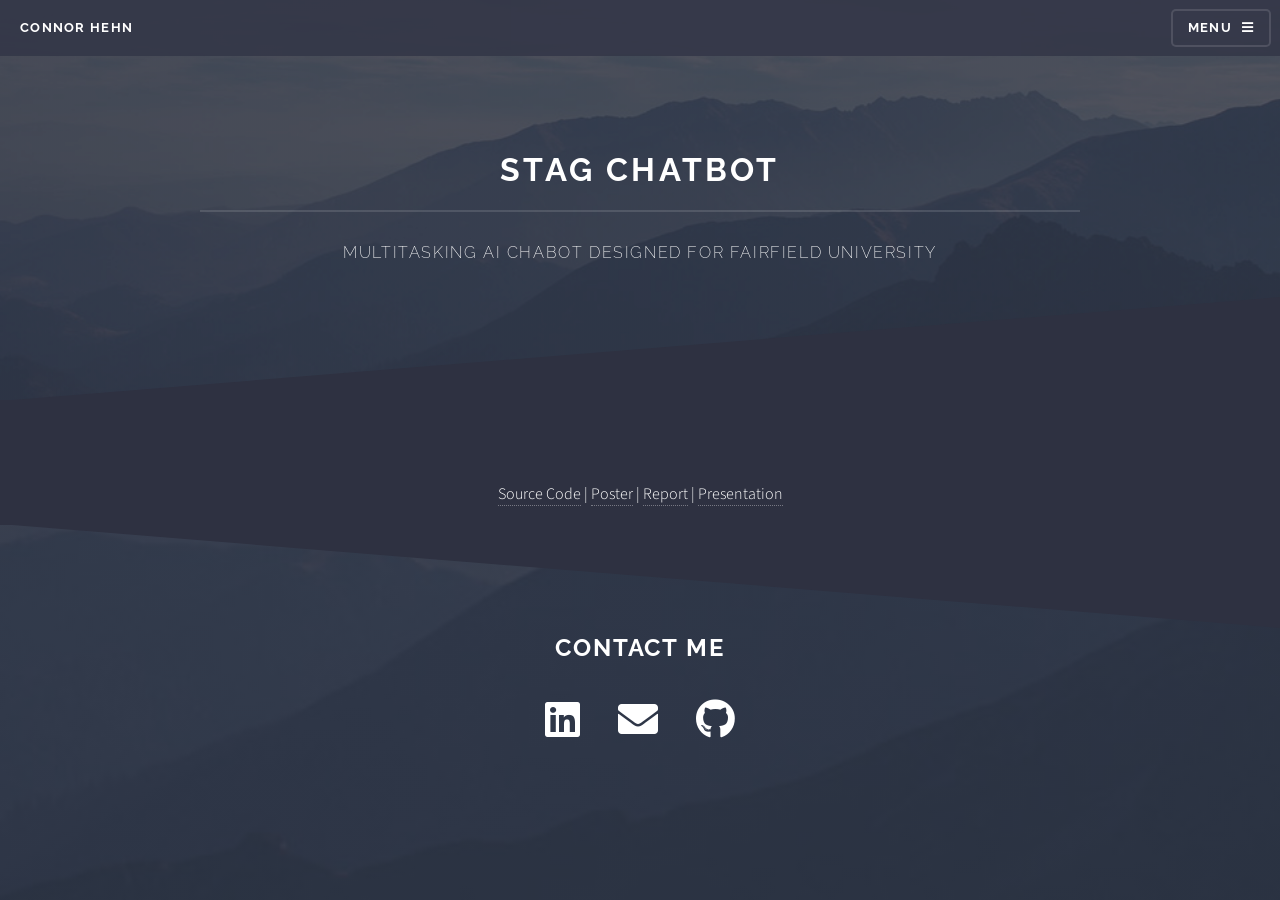
<file: stag-chatbot.html>
<!DOCTYPE HTML>
<html>
	<head>
		<title>Connor Hehn</title>
		<meta charset="utf-8" />
		<meta name="viewport" content="width=device-width, initial-scale=1, user-scalable=no" />
		<link rel="stylesheet" href="assets/css/main.css" />
		<noscript><link rel="stylesheet" href="assets/css/noscript.css" /></noscript>
	</head>
	<body class="is-preload">

		<!-- Page Wrapper -->
			<div id="page-wrapper">

				<!-- Header -->
					<header id="header">
						<h1><a href="/">Connor Hehn</a></h1>
						<nav>
							<a href="#menu">Menu</a>
						</nav>
					</header>

				<!-- Menu -->
					<nav id="menu">
						<div class="inner">
							<h2>Menu</h2>
							<ul class="links">
								<li><a href="/">Home</a></li>
							</ul>
							<a href="#" class="close">Close</a>
						</div>
					</nav>

				<!-- Wrapper -->
					<section id="wrapper">
						<header>
							<div class="inner">
								<h2 style="text-align: center;">Stag Chatbot</h2>
								<p style="text-align: center;">Multitasking AI Chabot designed for Fairfield University</p>
							</div>
						</header>

						<!-- Content -->
							<div class="wrapper">
								<div class="inner">
									<ul style="text-align: left;">

									</ul>
									<div style="text-align:center">
										<a href="https://github.com/connorhehn/CapstoneProject" target="_blank">Source Code</a>
										|
										<a href="pages/stag-chatbot-poster.pdf" target="_blank">Poster</a>
										|
										<a href="pages/stag-chatbot-report.pdf" target="_blank">Report</a>
										|
										<a href="pages/stag-chatbot-presentation.pdf" target="_blank">Presentation</a>
									</div>

								</div>
							</div>
							<div class="inner">
							<h2 style="text-align: center;"><font size="5">Contact Me</font></h2>
							<style>
								ul {
									text-align: center;
								}
							</style>
							<ul class="icons">
							<font size="6">
								<li><a href="https://www.linkedin.com/in/connor-hehn/" target="_blank" class="icon brands fa-linkedin"><span class="label">LinkedIn</span></a></li>
								<li><a href="mailto:connor.hehn@gmail.com" class="icon solid fa-envelope"><span class="label">Mail</span></a></li>
								<li><a href="https://github.com/connorhehn" target="_blank" class="icon brands fa-github"><span class="label">Github</span></a></li>
							</font>
							</ul>
							<!--
							<ul class="copyright">
								<p>&copy; Connor Hehn. All rights reserved.</p>
							</ul>
							-->
						</div>

					</section>
			</div>

		<!-- Scripts -->
			<script src="assets/js/jquery.min.js"></script>
			<script src="assets/js/jquery.scrollex.min.js"></script>
			<script src="assets/js/browser.min.js"></script>
			<script src="assets/js/breakpoints.min.js"></script>
			<script src="assets/js/util.js"></script>
			<script src="assets/js/main.js"></script>

	</body>
</html>
</file>
<file: css/style.css>
/* ==========================================================================
   Design Tokens
   ========================================================================== */

:root {
  --bg: #0e1520;
  --bg-surface: #141e2d;
  --bg-elevated: #1a2638;
  --border: #233047;
  --border-light: #2e4060;
  --text: #e4eaf4;
  --text-muted: #7a90ad;
  --text-dim: #4a6080;
  --accent: #00c8f0;
  --accent-dim: rgba(0, 200, 240, 0.08);
  --accent-glow: 0 0 24px rgba(0, 200, 240, 0.2);
  --green: #10b981;
  --red: #f87171;
  --yellow: #fbbf24;
  --font-sans: 'Inter', -apple-system, BlinkMacSystemFont, system-ui, sans-serif;
  --font-mono: 'JetBrains Mono', 'Fira Code', 'Cascadia Code', monospace;
  --max-width: 1140px;
  --radius: 6px;
  --nav-h: 64px;
  --ease: cubic-bezier(0.16, 1, 0.3, 1);
}

/* ==========================================================================
   Reset & Base
   ========================================================================== */

*, *::before, *::after {
  box-sizing: border-box;
  margin: 0;
  padding: 0;
}

html {
  font-size: 16px;
  scroll-behavior: smooth;
  -webkit-font-smoothing: antialiased;
  -moz-osx-font-smoothing: grayscale;
}

body {
  font-family: var(--font-sans);
  background-color: var(--bg);
  color: var(--text);
  line-height: 1.6;
  overflow-x: hidden;
}

a {
  color: inherit;
  text-decoration: none;
}

ul {
  list-style: none;
}

/* ==========================================================================
   Utility
   ========================================================================== */

.container {
  max-width: var(--max-width);
  margin: 0 auto;
  padding: 0 32px;
}

.mono {
  font-family: var(--font-mono);
}

.muted {
  color: var(--text-muted);
}

.comment {
  color: var(--text-dim);
}

/* ==========================================================================
   Navigation
   ========================================================================== */

#nav {
  position: fixed;
  top: 0;
  left: 0;
  right: 0;
  z-index: 100;
  height: var(--nav-h);
  transition: background 0.3s ease, border-color 0.3s ease;
  border-bottom: 1px solid transparent;
}

#nav.scrolled {
  background: rgba(8, 12, 16, 0.85);
  backdrop-filter: blur(12px);
  -webkit-backdrop-filter: blur(12px);
  border-bottom-color: var(--border);
}

.nav-inner {
  max-width: var(--max-width);
  margin: 0 auto;
  padding: 0 32px;
  height: 100%;
  display: flex;
  align-items: center;
  justify-content: space-between;
}

.nav-logo {
  font-family: var(--font-mono);
  font-size: 18px;
  font-weight: 500;
  color: var(--accent);
  letter-spacing: -0.02em;
}

.cursor-blink {
  animation: blink 1.1s step-end infinite;
  color: var(--accent);
}

@keyframes blink {
  0%, 100% { opacity: 1; }
  50%       { opacity: 0; }
}

.nav-right {
  display: flex;
  align-items: center;
  gap: 28px;
}

.nav-links {
  display: flex;
  gap: 40px;
  align-items: center;
}

.theme-toggle {
  display: flex;
  align-items: center;
  justify-content: center;
  width: 32px;
  height: 32px;
  background: none;
  border: 1px solid var(--border);
  border-radius: var(--radius);
  color: var(--text-muted);
  cursor: pointer;
  transition: color 0.2s ease, border-color 0.2s ease;
  flex-shrink: 0;
}

.theme-toggle:hover {
  color: var(--accent);
  border-color: var(--accent);
}

/* Show sun in dark mode, moon in light mode */
.icon-moon { display: none; }
.icon-sun  { display: block; }

[data-theme="light"] .icon-moon { display: block; }
[data-theme="light"] .icon-sun  { display: none; }

.nav-links a {
  font-family: var(--font-mono);
  font-size: 13px;
  color: var(--text-muted);
  transition: color 0.2s ease;
  letter-spacing: 0.02em;
}

.nav-links a:hover,
.nav-links a.active {
  color: var(--accent);
}

.nav-hamburger {
  display: none;
  flex-direction: column;
  justify-content: center;
  gap: 5px;
  width: 32px;
  height: 32px;
  background: none;
  border: 1px solid var(--border);
  border-radius: var(--radius);
  cursor: pointer;
  padding: 0 6px;
  color: var(--text-muted);
  transition: color 0.2s ease, border-color 0.2s ease;
  flex-shrink: 0;
}

.nav-hamburger:hover {
  color: var(--accent);
  border-color: var(--accent);
}

.nav-hamburger span {
  display: block;
  width: 100%;
  height: 1.5px;
  background: currentColor;
  transition: transform 0.25s ease, opacity 0.25s ease;
}

#nav.nav-open .nav-hamburger span:nth-child(1) { transform: translateY(6.5px) rotate(45deg); }
#nav.nav-open .nav-hamburger span:nth-child(2) { opacity: 0; }
#nav.nav-open .nav-hamburger span:nth-child(3) { transform: translateY(-6.5px) rotate(-45deg); }

.nav-mobile-menu {
  display: none;
  border-top: 1px solid var(--border);
  background: var(--bg);
  padding: 4px 0 12px;
}

.nav-mobile-menu ul {
  display: flex;
  flex-direction: column;
  padding: 0 20px;
  list-style: none;
}

.nav-mobile-menu a {
  font-family: var(--font-mono);
  font-size: 14px;
  color: var(--text-muted);
  padding: 14px 0;
  border-bottom: 1px solid var(--border);
  display: block;
  transition: color 0.2s ease;
  letter-spacing: 0.02em;
}

.nav-mobile-menu li:last-child a {
  border-bottom: none;
}

.nav-mobile-menu a:hover,
.nav-mobile-menu a.active {
  color: var(--accent);
}

/* ==========================================================================
   Hero
   ========================================================================== */

#hero {
  position: relative;
  min-height: 100svh;
  display: flex;
  align-items: center;
  overflow: hidden;
  /* dot grid */
  background-image: radial-gradient(circle, var(--border-light) 1px, transparent 1px);
  background-size: 28px 28px;
}

.hero-glow {
  position: absolute;
  border-radius: 50%;
  pointer-events: none;
}

.hero-glow-1 {
  width: 700px;
  height: 700px;
  background: radial-gradient(circle, rgba(0, 200, 240, 0.055) 0%, transparent 65%);
  top: -200px;
  right: -180px;
  animation: drift 12s ease-in-out infinite alternate;
}

.hero-glow-2 {
  width: 500px;
  height: 500px;
  background: radial-gradient(circle, rgba(16, 185, 129, 0.04) 0%, transparent 65%);
  bottom: -100px;
  left: -100px;
  animation: drift 16s ease-in-out infinite alternate-reverse;
}

@keyframes drift {
  from { transform: translate(0, 0) scale(1); }
  to   { transform: translate(30px, 20px) scale(1.08); }
}

.hero-content {
  position: relative;
  z-index: 1;
  padding-top: var(--nav-h);
}

.hero-label {
  font-family: var(--font-mono);
  font-size: 13px;
  color: var(--text-muted);
  letter-spacing: 0.06em;
  margin-bottom: 20px;
}

.hero-name {
  display: flex;
  flex-direction: column;
  font-size: clamp(72px, 11vw, 148px);
  font-weight: 600;
  line-height: 0.92;
  letter-spacing: -0.04em;
  margin-bottom: 32px;
  gap: 4px;
}

.name-solid {
  color: var(--text);
}

.name-outline {
  -webkit-text-stroke: 1.5px rgba(221, 227, 236, 0.25);
  color: transparent;
  /* subtle gradient in the stroke */
  background: linear-gradient(135deg, rgba(0, 200, 240, 0.4), transparent 60%);
  -webkit-background-clip: text;
  background-clip: text;
}

.hero-tagline {
  font-family: var(--font-mono);
  font-size: clamp(14px, 2vw, 18px);
  color: var(--text-muted);
  letter-spacing: 0.03em;
  margin-bottom: 44px;
  min-height: 1.6em;
}

.hero-cta {
  display: flex;
  gap: 16px;
  flex-wrap: wrap;
}

/* Buttons */
.btn {
  display: inline-flex;
  align-items: center;
  gap: 8px;
  padding: 12px 28px;
  border-radius: var(--radius);
  font-family: var(--font-mono);
  font-size: 13px;
  font-weight: 500;
  letter-spacing: 0.02em;
  transition: all 0.2s var(--ease);
  cursor: pointer;
  border: none;
}

.btn-primary {
  background: var(--accent);
  color: var(--bg);
}

.btn-primary:hover {
  background: #1fd6ff;
  box-shadow: var(--accent-glow);
  transform: translateY(-1px);
}

.btn-ghost {
  background: transparent;
  color: var(--text-muted);
  border: 1px solid var(--border-light);
}

.btn-ghost:hover {
  color: var(--text);
  border-color: var(--accent);
  box-shadow: inset 0 0 0 1px var(--accent);
}

/* Scroll hint */
.scroll-hint {
  position: absolute;
  bottom: 32px;
  left: 50%;
  transform: translateX(-50%);
  display: flex;
  flex-direction: column;
  align-items: center;
  gap: 8px;
  color: var(--text-dim);
  font-size: 11px;
  letter-spacing: 0.12em;
  text-transform: uppercase;
}

.scroll-line {
  width: 1px;
  height: 48px;
  background: linear-gradient(to bottom, var(--text-dim), transparent);
  animation: scroll-drop 2.4s ease-in-out infinite;
}

@keyframes scroll-drop {
  0%   { transform: scaleY(0); transform-origin: top; opacity: 0; }
  40%  { transform: scaleY(1); transform-origin: top; opacity: 1; }
  60%  { transform: scaleY(1); transform-origin: bottom; opacity: 1; }
  100% { transform: scaleY(0); transform-origin: bottom; opacity: 0; }
}

/* ==========================================================================
   Sections — shared
   ========================================================================== */

.section {
  padding: 120px 0;
}

.section-header {
  display: flex;
  align-items: baseline;
  gap: 16px;
  margin-bottom: 56px;
}

.section-num {
  font-size: 12px;
  color: var(--accent);
  letter-spacing: 0.06em;
  user-select: none;
}

.section-header h2 {
  font-size: clamp(32px, 5vw, 52px);
  font-weight: 600;
  letter-spacing: -0.03em;
  line-height: 1;
}

/* Section dividers */
.section + .section {
  border-top: 1px solid var(--border);
}

/* ==========================================================================
   Reveal Animations
   ========================================================================== */

.reveal {
  opacity: 0;
  transform: translateY(24px);
  transition: opacity 0.65s var(--ease), transform 0.65s var(--ease);
}

.reveal.visible {
  opacity: 1;
  transform: translateY(0);
}

.reveal:nth-child(2) { transition-delay: 0.08s; }
.reveal:nth-child(3) { transition-delay: 0.16s; }
.reveal:nth-child(4) { transition-delay: 0.24s; }

/* ==========================================================================
   Experience
   ========================================================================== */

.exp-list {
  display: flex;
  flex-direction: column;
  gap: 16px;
}

.exp-item {
  padding: 24px;
  background: var(--bg-surface);
  border: 1px solid var(--border);
  border-radius: var(--radius);
  transition: border-color 0.2s ease;
}

.exp-item:hover {
  border-color: var(--border-light);
}

.exp-header {
  display: flex;
  justify-content: space-between;
  align-items: flex-start;
  gap: 16px;
  margin-bottom: 16px;
  flex-wrap: wrap;
}

.exp-left {
  display: flex;
  flex-direction: column;
  gap: 4px;
}

.exp-company {
  font-size: 16px;
  font-weight: 600;
  color: var(--text);
  letter-spacing: -0.01em;
}

.exp-role {
  font-size: 13px;
  color: var(--text-muted);
}

.exp-right {
  display: flex;
  flex-direction: column;
  align-items: flex-end;
  gap: 4px;
  flex-shrink: 0;
}

.exp-dates {
  font-size: 12px;
  color: var(--accent);
  letter-spacing: 0.02em;
}

.exp-location {
  font-size: 11px;
  color: var(--text-dim);
  letter-spacing: 0.04em;
}

.exp-bullets {
  list-style: none;
  display: flex;
  flex-direction: column;
  gap: 8px;
}

.exp-bullets li {
  font-size: 14px;
  color: var(--text-muted);
  line-height: 1.65;
  padding-left: 20px;
  position: relative;
}

.exp-bullets li::before {
  content: '→';
  position: absolute;
  left: 0;
  color: var(--accent);
  font-size: 12px;
  font-family: var(--font-mono);
  top: 2px;
}

/* ==========================================================================
   Education
   ========================================================================== */

.edu-grid {
  display: grid;
  grid-template-columns: repeat(auto-fill, minmax(300px, 1fr));
  gap: 16px;
}

.edu-item {
  padding: 24px;
  background: var(--bg-surface);
  border: 1px solid var(--border);
  border-radius: var(--radius);
  transition: border-color 0.2s ease;
}

.edu-item:hover {
  border-color: var(--border-light);
}

.edu-degree {
  font-size: 15px;
  font-weight: 600;
  color: var(--text);
  letter-spacing: -0.01em;
  margin-bottom: 4px;
}

.edu-school {
  font-size: 13px;
  color: var(--text-muted);
  margin-bottom: 14px;
}

.edu-meta {
  display: flex;
  gap: 16px;
  align-items: center;
}

.edu-dates {
  font-size: 11px;
  color: var(--accent);
  letter-spacing: 0.04em;
}

.edu-gpa {
  font-size: 11px;
  color: var(--text-dim);
  letter-spacing: 0.04em;
}

/* ==========================================================================
   Projects
   ========================================================================== */

.projects-grid {
  display: grid;
  grid-template-columns: repeat(auto-fill, minmax(320px, 1fr));
  gap: 20px;
}

.project-card {
  background: var(--bg-surface);
  border: 1px solid var(--border);
  border-radius: var(--radius);
  overflow: hidden;
  display: flex;
  flex-direction: column;
  transition: border-color 0.25s ease, transform 0.25s var(--ease), box-shadow 0.25s ease;
}

.project-card:hover {
  border-color: rgba(0, 200, 240, 0.35);
  transform: translateY(-4px);
  box-shadow: 0 12px 40px rgba(0, 0, 0, 0.4), var(--accent-glow);
}

.terminal-bar {
  display: flex;
  align-items: center;
  gap: 12px;
  padding: 10px 16px;
  background: var(--bg-elevated);
  border-bottom: 1px solid var(--border);
}

.terminal-dots {
  display: flex;
  gap: 6px;
  flex-shrink: 0;
}

.dot {
  width: 11px;
  height: 11px;
  border-radius: 50%;
}

.dot-red    { background: var(--red); opacity: 0.7; }
.dot-yellow { background: var(--yellow); opacity: 0.7; }
.dot-green  { background: var(--green); opacity: 0.7; }

.terminal-path {
  font-size: 11px;
  color: var(--text-dim);
  letter-spacing: 0.02em;
  overflow: hidden;
  text-overflow: ellipsis;
  white-space: nowrap;
}

.card-body {
  padding: 24px;
  display: flex;
  flex-direction: column;
  flex: 1;
}

.card-body h3 {
  font-size: 17px;
  font-weight: 600;
  letter-spacing: -0.02em;
  margin-bottom: 10px;
  color: var(--text);
}

.card-body p {
  font-size: 14px;
  color: var(--text-muted);
  line-height: 1.65;
  margin-bottom: 20px;
  flex: 1;
}

.tech-tags {
  display: flex;
  flex-wrap: wrap;
  gap: 6px;
  margin-bottom: 20px;
}

.tech-tags span {
  font-family: var(--font-mono);
  font-size: 11px;
  color: var(--accent);
  background: var(--accent-dim);
  border: 1px solid rgba(0, 200, 240, 0.15);
  padding: 3px 9px;
  border-radius: 3px;
  letter-spacing: 0.02em;
}

.card-links {
  display: flex;
  gap: 16px;
  margin-top: auto;
}

.link-arrow {
  font-family: var(--font-mono);
  font-size: 12px;
  color: var(--text-muted);
  transition: color 0.2s ease;
}

.link-arrow:hover {
  color: var(--accent);
}

.link-arrow.muted {
  color: var(--text-dim);
}

.link-arrow.muted:hover {
  color: var(--text-muted);
}

/* ==========================================================================
   Skills
   ========================================================================== */

.skills-grid {
  display: grid;
  grid-template-columns: repeat(auto-fill, minmax(240px, 1fr));
  gap: 16px;
}

.skill-group {
  padding: 24px;
  background: var(--bg-surface);
  border: 1px solid var(--border);
  border-radius: var(--radius);
  transition: border-color 0.2s ease;
}

.skill-group:hover {
  border-color: var(--border-light);
}

.skill-category {
  font-size: 11px;
  font-weight: 500;
  color: var(--accent);
  letter-spacing: 0.1em;
  text-transform: lowercase;
  margin-bottom: 16px;
}

.skill-tags {
  display: flex;
  flex-wrap: wrap;
  gap: 8px;
}

.skill-tags span {
  font-family: var(--font-mono);
  font-size: 12px;
  color: var(--text-muted);
  background: var(--bg);
  border: 1px solid var(--border);
  padding: 4px 10px;
  border-radius: 3px;
  letter-spacing: 0.01em;
  transition: color 0.15s ease, border-color 0.15s ease;
}

.skill-tags span:hover {
  color: var(--text);
  border-color: var(--border-light);
}

/* ==========================================================================
   Certifications
   ========================================================================== */

.certs-row {
  margin-top: 20px;
  padding: 24px;
  background: var(--bg-surface);
  border: 1px solid var(--border);
  border-radius: var(--radius);
}

.certs-row .skill-category {
  margin-bottom: 20px;
}

.certs-list {
  display: flex;
  flex-wrap: wrap;
  gap: 12px;
}

.cert-item {
  display: flex;
  align-items: center;
  gap: 10px;
  padding: 10px 16px;
  background: var(--bg);
  border: 1px solid var(--border);
  border-radius: var(--radius);
  transition: border-color 0.2s ease, box-shadow 0.2s ease;
  cursor: pointer;
}

.cert-item:hover {
  border-color: rgba(0, 200, 240, 0.35);
  box-shadow: 0 4px 16px rgba(0, 0, 0, 0.3);
}

.cert-item:hover .cert-name {
  color: var(--text);
}

.cert-arrow {
  font-size: 13px;
  color: var(--text-dim);
  margin-left: auto;
  transition: transform 0.2s var(--ease), color 0.2s ease;
}

.cert-item:hover .cert-arrow {
  transform: translate(2px, -2px);
  color: var(--accent);
}

.cert-provider {
  font-size: 10px;
  font-weight: 500;
  color: var(--accent);
  background: var(--accent-dim);
  border: 1px solid rgba(0, 200, 240, 0.15);
  padding: 2px 7px;
  border-radius: 3px;
  letter-spacing: 0.06em;
  flex-shrink: 0;
}

.cert-name {
  font-size: 13px;
  color: var(--text-muted);
  letter-spacing: 0.01em;
  transition: color 0.2s ease;
}

/* ==========================================================================
   Contact
   ========================================================================== */

.contact-sub {
  font-size: clamp(15px, 2vw, 18px);
  color: var(--text-muted);
  line-height: 1.7;
  max-width: 480px;
  margin-bottom: 48px;
}

.contact-list {
  display: flex;
  flex-direction: column;
  border-top: 1px solid var(--border);
}

.contact-row {
  display: grid;
  grid-template-columns: 100px 1fr auto;
  align-items: center;
  gap: 24px;
  padding: 22px 0;
  border-bottom: 1px solid var(--border);
  transition: background 0.15s ease;
  cursor: pointer;
}

.contact-row:hover .contact-val {
  color: var(--accent);
}

.contact-row:hover .contact-arrow {
  transform: translate(2px, -2px);
  color: var(--accent);
}

.contact-label {
  font-size: 11px;
  color: var(--text-dim);
  letter-spacing: 0.08em;
  text-transform: lowercase;
}

.contact-val {
  font-size: 15px;
  color: var(--text);
  transition: color 0.2s ease;
}

.contact-arrow {
  font-size: 16px;
  color: var(--text-dim);
  transition: transform 0.2s var(--ease), color 0.2s ease;
}

/* ==========================================================================
   Footer
   ========================================================================== */

footer {
  border-top: 1px solid var(--border);
  padding: 32px 0;
}

.footer-inner {
  display: flex;
  justify-content: space-between;
  align-items: center;
  font-size: 12px;
  color: var(--text-muted);
  letter-spacing: 0.03em;
}

/* ==========================================================================
   Responsive
   ========================================================================== */

@media (max-width: 768px) {
  .container {
    padding: 0 20px;
  }

  .section {
    padding: 80px 0;
  }

  .nav-links {
    display: none;
  }

  .nav-hamburger {
    display: flex;
  }

  #nav.nav-open .nav-mobile-menu {
    display: block;
  }

  .hero-name {
    margin-bottom: 24px;
  }

  .projects-grid {
    grid-template-columns: 1fr;
  }

  .skills-grid {
    grid-template-columns: 1fr 1fr;
  }

  .contact-row {
    grid-template-columns: 80px 1fr auto;
    gap: 12px;
  }

  .footer-inner {
    flex-direction: column;
    gap: 8px;
    text-align: center;
  }

  .scroll-hint {
    display: none;
  }
}

@media (max-width: 480px) {
  .skills-grid {
    grid-template-columns: 1fr;
  }

  .hero-cta {
    flex-direction: column;
  }

  .btn {
    justify-content: center;
  }

  .contact-row {
    grid-template-columns: 1fr auto;
  }

  .contact-label {
    display: none;
  }
}

/* ==========================================================================
   Selection & Focus
   ========================================================================== */

::selection {
  background: rgba(0, 200, 240, 0.2);
  color: var(--text);
}

:focus-visible {
  outline: 2px solid var(--accent);
  outline-offset: 3px;
  border-radius: 2px;
}

/* ==========================================================================
   Scrollbar
   ========================================================================== */

::-webkit-scrollbar {
  width: 6px;
}

::-webkit-scrollbar-track {
  background: var(--bg);
}

::-webkit-scrollbar-thumb {
  background: var(--border-light);
  border-radius: 3px;
}

::-webkit-scrollbar-thumb:hover {
  background: var(--text-dim);
}

/* ==========================================================================
   Light Mode
   ========================================================================== */

[data-theme="light"] {
  --bg: #f0f4f9;
  --bg-surface: #e6ecf4;
  --bg-elevated: #dce4ef;
  --border: #c4d0e3;
  --border-light: #aabcd4;
  --text: #0c1422;
  --text-muted: #3a5272;
  --text-dim: #6a88a8;
  --accent: #0088b8;
  --accent-dim: rgba(0, 136, 184, 0.1);
  --accent-glow: 0 0 24px rgba(0, 136, 184, 0.15);
}

[data-theme="light"] #nav.scrolled {
  background: rgba(240, 244, 249, 0.88);
}

[data-theme="light"] .name-outline {
  -webkit-text-stroke: 1.5px rgba(12, 20, 34, 0.18);
  background: linear-gradient(135deg, rgba(0, 136, 184, 0.35), transparent 60%);
  -webkit-background-clip: text;
  background-clip: text;
}

[data-theme="light"] .hero-glow-1 {
  background: radial-gradient(circle, rgba(0, 136, 184, 0.07) 0%, transparent 65%);
}

[data-theme="light"] .hero-glow-2 {
  background: radial-gradient(circle, rgba(16, 185, 129, 0.05) 0%, transparent 65%);
}

[data-theme="light"] .tech-tags span {
  border-color: rgba(0, 136, 184, 0.2);
}

[data-theme="light"] .cert-provider {
  border-color: rgba(0, 136, 184, 0.2);
}

/* Smooth theme transition */
body, #nav, .project-card, .skill-group, .certs-row, .cert-item, .contact-row, .exp-item, .edu-item, footer {
  transition: background-color 0.25s ease, border-color 0.25s ease, color 0.25s ease;
}
</file>
<file: assets/css/noscript.css>
/*
	Solid State by HTML5 UP
	html5up.net | @ajlkn
	Free for personal and commercial use under the CCA 3.0 license (html5up.net/license)
*/

/* Banner */

	body.is-preload #banner .logo {
		-moz-transform: none;
		-webkit-transform: none;
		-ms-transform: none;
		transform: none;
		opacity: 1;
	}

	body.is-preload #banner h2 {
		opacity: 1;
		-moz-transform: none;
		-webkit-transform: none;
		-ms-transform: none;
		transform: none;
		-moz-filter: none;
		-webkit-filter: none;
		-ms-filter: none;
		filter: none;
	}

	body.is-preload #banner p {
		opacity: 01;
		-moz-transform: none;
		-webkit-transform: none;
		-ms-transform: none;
		transform: none;
		-moz-filter: none;
		-webkit-filter: none;
		-ms-filter: none;
		filter: none;
	}
</file>
<file: assets/css/main.css>
@import url(fontawesome-all.min.css);
@import url("https://fonts.googleapis.com/css?family=Raleway:200,700|Source+Sans+Pro:300,600,300italic,600italic");

/*
	Solid State by HTML5 UP
	html5up.net | @ajlkn
	Free for personal and commercial use under the CCA 3.0 license (html5up.net/license)
*/

html, body, div, span, applet, object,
iframe, h1, h2, h3, h4, h5, h6, p, blockquote,
pre, a, abbr, acronym, address, big, cite,
code, del, dfn, em, img, ins, kbd, q, s, samp,
small, strike, strong, sub, sup, tt, var, b,
u, i, center, dl, dt, dd, ol, ul, li, fieldset,
form, label, legend, table, caption, tbody,
tfoot, thead, tr, th, td, article, aside,
canvas, details, embed, figure, figcaption,
footer, header, hgroup, menu, nav, output, ruby,
section, summary, time, mark, audio, video {
	margin: 0;
	padding: 0;
	border: 0;
	font-size: 100%;
	font: inherit;
	vertical-align: baseline;}

article, aside, details, figcaption, figure,
footer, header, hgroup, menu, nav, section {
	display: block;}

body {
	line-height: 1;
}

ol, ul {
	list-style: none;
}

blockquote, q {
	quotes: none;
}

	blockquote:before, blockquote:after, q:before, q:after {
		content: '';
		content: none;
	}

table {
	border-collapse: collapse;
	border-spacing: 0;
}

body {
	-webkit-text-size-adjust: none;
}

mark {
	background-color: transparent;
	color: inherit;
}

input::-moz-focus-inner {
	border: 0;
	padding: 0;
}

input, select, textarea {
	-moz-appearance: none;
	-webkit-appearance: none;
	-ms-appearance: none;
	appearance: none;
}

/* Basic */

	@-ms-viewport {
		width: device-width;
	}

	body {
		-ms-overflow-style: scrollbar;
	}

	@media screen and (max-width: 480px) {

		html, body {
			min-width: 320px;
		}

	}

	html {
		box-sizing: border-box;
	}

	*, *:before, *:after {
		box-sizing: inherit;
	}

	body {
		background-color: #2e3141;
		background-image: linear-gradient(to top, rgba(46, 49, 65, 0.8), rgba(46, 49, 65, 0.8)), url("../../images/bg.jpg");
		background-size: auto, cover;
		background-attachment: fixed, fixed;
		background-position: center, center;
	}

		body.is-preload *, body.is-preload *:before, body.is-preload *:after {
			-moz-animation: none !important;
			-webkit-animation: none !important;
			-ms-animation: none !important;
			animation: none !important;
			-moz-transition: none !important;
			-webkit-transition: none !important;
			-ms-transition: none !important;
			transition: none !important;
		}

/* Type */

	body, input, select, textarea {
		color: #ffffff;
		font-family: "Source Sans Pro", Helvetica, sans-serif;
		font-size: 16.5pt;
		font-weight: 300;
		line-height: 1.65;
	}

		@media screen and (max-width: 1680px) {

			body, input, select, textarea {
				font-size: 13pt;
			}

		}

		@media screen and (max-width: 1280px) {

			body, input, select, textarea {
				font-size: 12pt;
			}

		}

		@media screen and (max-width: 980px) {

			body, input, select, textarea {
				font-size: 12pt;
			}

		}

		@media screen and (max-width: 736px) {

			body, input, select, textarea {
				font-size: 12pt;
			}

		}

		@media screen and (max-width: 480px) {

			body, input, select, textarea {
				font-size: 12pt;
			}

		}

	a {
		-moz-transition: color 0.2s ease-in-out, border-bottom-color 0.2s ease-in-out;
		-webkit-transition: color 0.2s ease-in-out, border-bottom-color 0.2s ease-in-out;
		-ms-transition: color 0.2s ease-in-out, border-bottom-color 0.2s ease-in-out;
		transition: color 0.2s ease-in-out, border-bottom-color 0.2s ease-in-out;
		border-bottom: dotted 1px rgba(255, 255, 255, 0.35);
		color: #ffffff;
		text-decoration: none;
	}

		a:hover {
			border-bottom-color: transparent;
			color: #ffffff !important;
		}

		a.special:not(.button) {
			text-decoration: none;
			border-bottom: 0;
			display: block;
			font-family: Raleway, Helvetica, sans-serif;
			font-size: 0.8em;
			font-weight: 700;
			letter-spacing: 0.1em;
			margin: 0 0 2em 0;
			text-transform: uppercase;
		}

			a.special:not(.button):before {
				-moz-osx-font-smoothing: grayscale;
				-webkit-font-smoothing: antialiased;
				display: inline-block;
				font-style: normal;
				font-variant: normal;
				text-rendering: auto;
				line-height: 1;
				text-transform: none !important;
				font-family: 'Font Awesome 5 Free';
				font-weight: 900;
			}

			a.special:not(.button):before {
				-moz-transition: background-color 0.2s ease-in-out;
				-webkit-transition: background-color 0.2s ease-in-out;
				-ms-transition: background-color 0.2s ease-in-out;
				transition: background-color 0.2s ease-in-out;
				border-radius: 100%;
				border: solid 2px rgba(255, 255, 255, 0.125);
				content: '\f105';
				display: inline-block;
				font-size: 1.25em;
				height: 2em;
				line-height: 1.75em;
				margin-right: 0.85em;
				text-align: center;
				text-indent: 0.15em;
				vertical-align: middle;
				width: 2em;
			}

			a.special:not(.button):hover:before {
				background-color: rgba(255, 255, 255, 0.025);
			}

			a.special:not(.button):active:before {
				background-color: rgba(255, 255, 255, 0.075);
			}

	strong, b {
		color: #ffffff;
		font-weight: 600;
	}

	em, i {
		font-style: italic;
	}

	p {
		margin: 0 0 2em 0;
	}

	h1, h2, h3, h4, h5, h6 {
		color: #ffffff;
		font-family: Raleway, Helvetica, sans-serif;
		font-weight: 700;
		letter-spacing: 0.1em;
		margin: 0 0 1em 0;
		text-transform: uppercase;
	}

		h1 a, h2 a, h3 a, h4 a, h5 a, h6 a {
			color: inherit;
			text-decoration: none;
			border-bottom: 0;
		}

		h1 span, h2 span, h3 span, h4 span, h5 span, h6 span {
			font-weight: 200;
		}

		h1.major, h2.major, h3.major, h4.major, h5.major, h6.major {
			padding-bottom: 1em;
			border-bottom: solid 2px rgba(255, 255, 255, 0.125);
		}

	h2 {
		font-size: 1.2em;
	}

	h3 {
		font-size: 0.9em;
	}

	h4 {
		font-size: 0.7em;
	}

	h5 {
		font-size: 0.7em;
	}

	h6 {
		font-size: 0.7em;
	}

	@media screen and (max-width: 736px) {

		h2 {
			font-size: 1em;
		}

		h3 {
			font-size: 0.8em;
		}

	}

	sub {
		font-size: 0.8em;
		position: relative;
		top: 0.5em;
	}

	sup {
		font-size: 0.8em;
		position: relative;
		top: -0.5em;
	}

	blockquote {
		border-left: solid 4px rgba(255, 255, 255, 0.125);
		font-style: italic;
		margin: 0 0 2em 0;
		padding: 0.5em 0 0.5em 2em;
	}

	code {
		background: rgba(255, 255, 255, 0.025);
		border-radius: 5px;
		border: solid 2px rgba(255, 255, 255, 0.125);
		font-family: "Courier New", monospace;
		font-size: 0.9em;
		margin: 0 0.25em;
		padding: 0.25em 0.65em;
	}

	pre {
		-webkit-overflow-scrolling: touch;
		font-family: "Courier New", monospace;
		font-size: 0.9em;
		margin: 0 0 2em 0;
	}

		pre code {
			display: block;
			line-height: 1.75em;
			padding: 1em 1.5em;
			overflow-x: auto;
		}

	hr {
		border: 0;
		border-bottom: solid 2px rgba(255, 255, 255, 0.125);
		margin: 2.5em 0;
	}

		hr.major {
			margin: 4em 0;
		}

	.align-left {
		text-align: left;
	}

	.align-center {
		text-align: center;
	}

	.align-right {
		text-align: right;
	}

/* Row */

	.row {
		display: flex;
		flex-wrap: wrap;
		box-sizing: border-box;
		align-items: stretch;
	}

		.row > * {
			box-sizing: border-box;
		}

		.row.gtr-uniform > * > :last-child {
			margin-bottom: 0;
		}

		.row.aln-left {
			justify-content: flex-start;
		}

		.row.aln-center {
			justify-content: center;
		}

		.row.aln-right {
			justify-content: flex-end;
		}

		.row.aln-top {
			align-items: flex-start;
		}

		.row.aln-middle {
			align-items: center;
		}

		.row.aln-bottom {
			align-items: flex-end;
		}

		.row > .imp {
			order: -1;
		}

		.row > .col-1 {
			width: 8.33333%;
		}

		.row > .off-1 {
			margin-left: 8.33333%;
		}

		.row > .col-2 {
			width: 16.66667%;
		}

		.row > .off-2 {
			margin-left: 16.66667%;
		}

		.row > .col-3 {
			width: 25%;
		}

		.row > .off-3 {
			margin-left: 25%;
		}

		.row > .col-4 {
			width: 33.33333%;
		}

		.row > .off-4 {
			margin-left: 33.33333%;
		}

		.row > .col-5 {
			width: 41.66667%;
		}

		.row > .off-5 {
			margin-left: 41.66667%;
		}

		.row > .col-6 {
			width: 50%;
		}

		.row > .off-6 {
			margin-left: 50%;
		}

		.row > .col-7 {
			width: 58.33333%;
		}

		.row > .off-7 {
			margin-left: 58.33333%;
		}

		.row > .col-8 {
			width: 66.66667%;
		}

		.row > .off-8 {
			margin-left: 66.66667%;
		}

		.row > .col-9 {
			width: 75%;
		}

		.row > .off-9 {
			margin-left: 75%;
		}

		.row > .col-10 {
			width: 83.33333%;
		}

		.row > .off-10 {
			margin-left: 83.33333%;
		}

		.row > .col-11 {
			width: 91.66667%;
		}

		.row > .off-11 {
			margin-left: 91.66667%;
		}

		.row > .col-12 {
			width: 100%;
		}

		.row > .off-12 {
			margin-left: 100%;
		}

		.row.gtr-0 {
			margin-top: 0;
			margin-left: 0em;
		}

			.row.gtr-0 > * {
				padding: 0 0 0 0em;
			}

			.row.gtr-0.gtr-uniform {
				margin-top: 0em;
			}

				.row.gtr-0.gtr-uniform > * {
					padding-top: 0em;
				}

		.row.gtr-25 {
			margin-top: 0;
			margin-left: -0.4375em;
		}

			.row.gtr-25 > * {
				padding: 0 0 0 0.4375em;
			}

			.row.gtr-25.gtr-uniform {
				margin-top: -0.4375em;
			}

				.row.gtr-25.gtr-uniform > * {
					padding-top: 0.4375em;
				}

		.row.gtr-50 {
			margin-top: 0;
			margin-left: -0.875em;
		}

			.row.gtr-50 > * {
				padding: 0 0 0 0.875em;
			}

			.row.gtr-50.gtr-uniform {
				margin-top: -0.875em;
			}

				.row.gtr-50.gtr-uniform > * {
					padding-top: 0.875em;
				}

		.row {
			margin-top: 0;
			margin-left: -1.75em;
		}

			.row > * {
				padding: 0 0 0 1.75em;
			}

			.row.gtr-uniform {
				margin-top: -1.75em;
			}

				.row.gtr-uniform > * {
					padding-top: 1.75em;
				}

		.row.gtr-150 {
			margin-top: 0;
			margin-left: -2.625em;
		}

			.row.gtr-150 > * {
				padding: 0 0 0 2.625em;
			}

			.row.gtr-150.gtr-uniform {
				margin-top: -2.625em;
			}

				.row.gtr-150.gtr-uniform > * {
					padding-top: 2.625em;
				}

		.row.gtr-200 {
			margin-top: 0;
			margin-left: -3.5em;
		}

			.row.gtr-200 > * {
				padding: 0 0 0 3.5em;
			}

			.row.gtr-200.gtr-uniform {
				margin-top: -3.5em;
			}

				.row.gtr-200.gtr-uniform > * {
					padding-top: 3.5em;
				}

		@media screen and (max-width: 1680px) {

			.row {
				display: flex;
				flex-wrap: wrap;
				box-sizing: border-box;
				align-items: stretch;
			}

				.row > * {
					box-sizing: border-box;
				}

				.row.gtr-uniform > * > :last-child {
					margin-bottom: 0;
				}

				.row.aln-left {
					justify-content: flex-start;
				}

				.row.aln-center {
					justify-content: center;
				}

				.row.aln-right {
					justify-content: flex-end;
				}

				.row.aln-top {
					align-items: flex-start;
				}

				.row.aln-middle {
					align-items: center;
				}

				.row.aln-bottom {
					align-items: flex-end;
				}

				.row > .imp-xlarge {
					order: -1;
				}

				.row > .col-1-xlarge {
					width: 8.33333%;
				}

				.row > .off-1-xlarge {
					margin-left: 8.33333%;
				}

				.row > .col-2-xlarge {
					width: 16.66667%;
				}

				.row > .off-2-xlarge {
					margin-left: 16.66667%;
				}

				.row > .col-3-xlarge {
					width: 25%;
				}

				.row > .off-3-xlarge {
					margin-left: 25%;
				}

				.row > .col-4-xlarge {
					width: 33.33333%;
				}

				.row > .off-4-xlarge {
					margin-left: 33.33333%;
				}

				.row > .col-5-xlarge {
					width: 41.66667%;
				}

				.row > .off-5-xlarge {
					margin-left: 41.66667%;
				}

				.row > .col-6-xlarge {
					width: 50%;
				}

				.row > .off-6-xlarge {
					margin-left: 50%;
				}

				.row > .col-7-xlarge {
					width: 58.33333%;
				}

				.row > .off-7-xlarge {
					margin-left: 58.33333%;
				}

				.row > .col-8-xlarge {
					width: 66.66667%;
				}

				.row > .off-8-xlarge {
					margin-left: 66.66667%;
				}

				.row > .col-9-xlarge {
					width: 75%;
				}

				.row > .off-9-xlarge {
					margin-left: 75%;
				}

				.row > .col-10-xlarge {
					width: 83.33333%;
				}

				.row > .off-10-xlarge {
					margin-left: 83.33333%;
				}

				.row > .col-11-xlarge {
					width: 91.66667%;
				}

				.row > .off-11-xlarge {
					margin-left: 91.66667%;
				}

				.row > .col-12-xlarge {
					width: 100%;
				}

				.row > .off-12-xlarge {
					margin-left: 100%;
				}

				.row.gtr-0 {
					margin-top: 0;
					margin-left: 0em;
				}

					.row.gtr-0 > * {
						padding: 0 0 0 0em;
					}

					.row.gtr-0.gtr-uniform {
						margin-top: 0em;
					}

						.row.gtr-0.gtr-uniform > * {
							padding-top: 0em;
						}

				.row.gtr-25 {
					margin-top: 0;
					margin-left: -0.4375em;
				}

					.row.gtr-25 > * {
						padding: 0 0 0 0.4375em;
					}

					.row.gtr-25.gtr-uniform {
						margin-top: -0.4375em;
					}

						.row.gtr-25.gtr-uniform > * {
							padding-top: 0.4375em;
						}

				.row.gtr-50 {
					margin-top: 0;
					margin-left: -0.875em;
				}

					.row.gtr-50 > * {
						padding: 0 0 0 0.875em;
					}

					.row.gtr-50.gtr-uniform {
						margin-top: -0.875em;
					}

						.row.gtr-50.gtr-uniform > * {
							padding-top: 0.875em;
						}

				.row {
					margin-top: 0;
					margin-left: -1.75em;
				}

					.row > * {
						padding: 0 0 0 1.75em;
					}

					.row.gtr-uniform {
						margin-top: -1.75em;
					}

						.row.gtr-uniform > * {
							padding-top: 1.75em;
						}

				.row.gtr-150 {
					margin-top: 0;
					margin-left: -2.625em;
				}

					.row.gtr-150 > * {
						padding: 0 0 0 2.625em;
					}

					.row.gtr-150.gtr-uniform {
						margin-top: -2.625em;
					}

						.row.gtr-150.gtr-uniform > * {
							padding-top: 2.625em;
						}

				.row.gtr-200 {
					margin-top: 0;
					margin-left: -3.5em;
				}

					.row.gtr-200 > * {
						padding: 0 0 0 3.5em;
					}

					.row.gtr-200.gtr-uniform {
						margin-top: -3.5em;
					}

						.row.gtr-200.gtr-uniform > * {
							padding-top: 3.5em;
						}

		}

		@media screen and (max-width: 1280px) {

			.row {
				display: flex;
				flex-wrap: wrap;
				box-sizing: border-box;
				align-items: stretch;
			}

				.row > * {
					box-sizing: border-box;
				}

				.row.gtr-uniform > * > :last-child {
					margin-bottom: 0;
				}

				.row.aln-left {
					justify-content: flex-start;
				}

				.row.aln-center {
					justify-content: center;
				}

				.row.aln-right {
					justify-content: flex-end;
				}

				.row.aln-top {
					align-items: flex-start;
				}

				.row.aln-middle {
					align-items: center;
				}

				.row.aln-bottom {
					align-items: flex-end;
				}

				.row > .imp-large {
					order: -1;
				}

				.row > .col-1-large {
					width: 8.33333%;
				}

				.row > .off-1-large {
					margin-left: 8.33333%;
				}

				.row > .col-2-large {
					width: 16.66667%;
				}

				.row > .off-2-large {
					margin-left: 16.66667%;
				}

				.row > .col-3-large {
					width: 25%;
				}

				.row > .off-3-large {
					margin-left: 25%;
				}

				.row > .col-4-large {
					width: 33.33333%;
				}

				.row > .off-4-large {
					margin-left: 33.33333%;
				}

				.row > .col-5-large {
					width: 41.66667%;
				}

				.row > .off-5-large {
					margin-left: 41.66667%;
				}

				.row > .col-6-large {
					width: 50%;
				}

				.row > .off-6-large {
					margin-left: 50%;
				}

				.row > .col-7-large {
					width: 58.33333%;
				}

				.row > .off-7-large {
					margin-left: 58.33333%;
				}

				.row > .col-8-large {
					width: 66.66667%;
				}

				.row > .off-8-large {
					margin-left: 66.66667%;
				}

				.row > .col-9-large {
					width: 75%;
				}

				.row > .off-9-large {
					margin-left: 75%;
				}

				.row > .col-10-large {
					width: 83.33333%;
				}

				.row > .off-10-large {
					margin-left: 83.33333%;
				}

				.row > .col-11-large {
					width: 91.66667%;
				}

				.row > .off-11-large {
					margin-left: 91.66667%;
				}

				.row > .col-12-large {
					width: 100%;
				}

				.row > .off-12-large {
					margin-left: 100%;
				}

				.row.gtr-0 {
					margin-top: 0;
					margin-left: 0em;
				}

					.row.gtr-0 > * {
						padding: 0 0 0 0em;
					}

					.row.gtr-0.gtr-uniform {
						margin-top: 0em;
					}

						.row.gtr-0.gtr-uniform > * {
							padding-top: 0em;
						}

				.row.gtr-25 {
					margin-top: 0;
					margin-left: -0.4375em;
				}

					.row.gtr-25 > * {
						padding: 0 0 0 0.4375em;
					}

					.row.gtr-25.gtr-uniform {
						margin-top: -0.4375em;
					}

						.row.gtr-25.gtr-uniform > * {
							padding-top: 0.4375em;
						}

				.row.gtr-50 {
					margin-top: 0;
					margin-left: -0.875em;
				}

					.row.gtr-50 > * {
						padding: 0 0 0 0.875em;
					}

					.row.gtr-50.gtr-uniform {
						margin-top: -0.875em;
					}

						.row.gtr-50.gtr-uniform > * {
							padding-top: 0.875em;
						}

				.row {
					margin-top: 0;
					margin-left: -1.75em;
				}

					.row > * {
						padding: 0 0 0 1.75em;
					}

					.row.gtr-uniform {
						margin-top: -1.75em;
					}

						.row.gtr-uniform > * {
							padding-top: 1.75em;
						}

				.row.gtr-150 {
					margin-top: 0;
					margin-left: -2.625em;
				}

					.row.gtr-150 > * {
						padding: 0 0 0 2.625em;
					}

					.row.gtr-150.gtr-uniform {
						margin-top: -2.625em;
					}

						.row.gtr-150.gtr-uniform > * {
							padding-top: 2.625em;
						}

				.row.gtr-200 {
					margin-top: 0;
					margin-left: -3.5em;
				}

					.row.gtr-200 > * {
						padding: 0 0 0 3.5em;
					}

					.row.gtr-200.gtr-uniform {
						margin-top: -3.5em;
					}

						.row.gtr-200.gtr-uniform > * {
							padding-top: 3.5em;
						}

		}

		@media screen and (max-width: 980px) {

			.row {
				display: flex;
				flex-wrap: wrap;
				box-sizing: border-box;
				align-items: stretch;
			}

				.row > * {
					box-sizing: border-box;
				}

				.row.gtr-uniform > * > :last-child {
					margin-bottom: 0;
				}

				.row.aln-left {
					justify-content: flex-start;
				}

				.row.aln-center {
					justify-content: center;
				}

				.row.aln-right {
					justify-content: flex-end;
				}

				.row.aln-top {
					align-items: flex-start;
				}

				.row.aln-middle {
					align-items: center;
				}

				.row.aln-bottom {
					align-items: flex-end;
				}

				.row > .imp-medium {
					order: -1;
				}

				.row > .col-1-medium {
					width: 8.33333%;
				}

				.row > .off-1-medium {
					margin-left: 8.33333%;
				}

				.row > .col-2-medium {
					width: 16.66667%;
				}

				.row > .off-2-medium {
					margin-left: 16.66667%;
				}

				.row > .col-3-medium {
					width: 25%;
				}

				.row > .off-3-medium {
					margin-left: 25%;
				}

				.row > .col-4-medium {
					width: 33.33333%;
				}

				.row > .off-4-medium {
					margin-left: 33.33333%;
				}

				.row > .col-5-medium {
					width: 41.66667%;
				}

				.row > .off-5-medium {
					margin-left: 41.66667%;
				}

				.row > .col-6-medium {
					width: 50%;
				}

				.row > .off-6-medium {
					margin-left: 50%;
				}

				.row > .col-7-medium {
					width: 58.33333%;
				}

				.row > .off-7-medium {
					margin-left: 58.33333%;
				}

				.row > .col-8-medium {
					width: 66.66667%;
				}

				.row > .off-8-medium {
					margin-left: 66.66667%;
				}

				.row > .col-9-medium {
					width: 75%;
				}

				.row > .off-9-medium {
					margin-left: 75%;
				}

				.row > .col-10-medium {
					width: 83.33333%;
				}

				.row > .off-10-medium {
					margin-left: 83.33333%;
				}

				.row > .col-11-medium {
					width: 91.66667%;
				}

				.row > .off-11-medium {
					margin-left: 91.66667%;
				}

				.row > .col-12-medium {
					width: 100%;
				}

				.row > .off-12-medium {
					margin-left: 100%;
				}

				.row.gtr-0 {
					margin-top: 0;
					margin-left: 0em;
				}

					.row.gtr-0 > * {
						padding: 0 0 0 0em;
					}

					.row.gtr-0.gtr-uniform {
						margin-top: 0em;
					}

						.row.gtr-0.gtr-uniform > * {
							padding-top: 0em;
						}

				.row.gtr-25 {
					margin-top: 0;
					margin-left: -0.4375em;
				}

					.row.gtr-25 > * {
						padding: 0 0 0 0.4375em;
					}

					.row.gtr-25.gtr-uniform {
						margin-top: -0.4375em;
					}

						.row.gtr-25.gtr-uniform > * {
							padding-top: 0.4375em;
						}

				.row.gtr-50 {
					margin-top: 0;
					margin-left: -0.875em;
				}

					.row.gtr-50 > * {
						padding: 0 0 0 0.875em;
					}

					.row.gtr-50.gtr-uniform {
						margin-top: -0.875em;
					}

						.row.gtr-50.gtr-uniform > * {
							padding-top: 0.875em;
						}

				.row {
					margin-top: 0;
					margin-left: -1.75em;
				}

					.row > * {
						padding: 0 0 0 1.75em;
					}

					.row.gtr-uniform {
						margin-top: -1.75em;
					}

						.row.gtr-uniform > * {
							padding-top: 1.75em;
						}

				.row.gtr-150 {
					margin-top: 0;
					margin-left: -2.625em;
				}

					.row.gtr-150 > * {
						padding: 0 0 0 2.625em;
					}

					.row.gtr-150.gtr-uniform {
						margin-top: -2.625em;
					}

						.row.gtr-150.gtr-uniform > * {
							padding-top: 2.625em;
						}

				.row.gtr-200 {
					margin-top: 0;
					margin-left: -3.5em;
				}

					.row.gtr-200 > * {
						padding: 0 0 0 3.5em;
					}

					.row.gtr-200.gtr-uniform {
						margin-top: -3.5em;
					}

						.row.gtr-200.gtr-uniform > * {
							padding-top: 3.5em;
						}

		}

		@media screen and (max-width: 736px) {

			.row {
				display: flex;
				flex-wrap: wrap;
				box-sizing: border-box;
				align-items: stretch;
			}

				.row > * {
					box-sizing: border-box;
				}

				.row.gtr-uniform > * > :last-child {
					margin-bottom: 0;
				}

				.row.aln-left {
					justify-content: flex-start;
				}

				.row.aln-center {
					justify-content: center;
				}

				.row.aln-right {
					justify-content: flex-end;
				}

				.row.aln-top {
					align-items: flex-start;
				}

				.row.aln-middle {
					align-items: center;
				}

				.row.aln-bottom {
					align-items: flex-end;
				}

				.row > .imp-small {
					order: -1;
				}

				.row > .col-1-small {
					width: 8.33333%;
				}

				.row > .off-1-small {
					margin-left: 8.33333%;
				}

				.row > .col-2-small {
					width: 16.66667%;
				}

				.row > .off-2-small {
					margin-left: 16.66667%;
				}

				.row > .col-3-small {
					width: 25%;
				}

				.row > .off-3-small {
					margin-left: 25%;
				}

				.row > .col-4-small {
					width: 33.33333%;
				}

				.row > .off-4-small {
					margin-left: 33.33333%;
				}

				.row > .col-5-small {
					width: 41.66667%;
				}

				.row > .off-5-small {
					margin-left: 41.66667%;
				}

				.row > .col-6-small {
					width: 50%;
				}

				.row > .off-6-small {
					margin-left: 50%;
				}

				.row > .col-7-small {
					width: 58.33333%;
				}

				.row > .off-7-small {
					margin-left: 58.33333%;
				}

				.row > .col-8-small {
					width: 66.66667%;
				}

				.row > .off-8-small {
					margin-left: 66.66667%;
				}

				.row > .col-9-small {
					width: 75%;
				}

				.row > .off-9-small {
					margin-left: 75%;
				}

				.row > .col-10-small {
					width: 83.33333%;
				}

				.row > .off-10-small {
					margin-left: 83.33333%;
				}

				.row > .col-11-small {
					width: 91.66667%;
				}

				.row > .off-11-small {
					margin-left: 91.66667%;
				}

				.row > .col-12-small {
					width: 100%;
				}

				.row > .off-12-small {
					margin-left: 100%;
				}

				.row.gtr-0 {
					margin-top: 0;
					margin-left: 0em;
				}

					.row.gtr-0 > * {
						padding: 0 0 0 0em;
					}

					.row.gtr-0.gtr-uniform {
						margin-top: 0em;
					}

						.row.gtr-0.gtr-uniform > * {
							padding-top: 0em;
						}

				.row.gtr-25 {
					margin-top: 0;
					margin-left: -0.3125em;
				}

					.row.gtr-25 > * {
						padding: 0 0 0 0.3125em;
					}

					.row.gtr-25.gtr-uniform {
						margin-top: -0.3125em;
					}

						.row.gtr-25.gtr-uniform > * {
							padding-top: 0.3125em;
						}

				.row.gtr-50 {
					margin-top: 0;
					margin-left: -0.625em;
				}

					.row.gtr-50 > * {
						padding: 0 0 0 0.625em;
					}

					.row.gtr-50.gtr-uniform {
						margin-top: -0.625em;
					}

						.row.gtr-50.gtr-uniform > * {
							padding-top: 0.625em;
						}

				.row {
					margin-top: 0;
					margin-left: -1.25em;
				}

					.row > * {
						padding: 0 0 0 1.25em;
					}

					.row.gtr-uniform {
						margin-top: -1.25em;
					}

						.row.gtr-uniform > * {
							padding-top: 1.25em;
						}

				.row.gtr-150 {
					margin-top: 0;
					margin-left: -1.875em;
				}

					.row.gtr-150 > * {
						padding: 0 0 0 1.875em;
					}

					.row.gtr-150.gtr-uniform {
						margin-top: -1.875em;
					}

						.row.gtr-150.gtr-uniform > * {
							padding-top: 1.875em;
						}

				.row.gtr-200 {
					margin-top: 0;
					margin-left: -2.5em;
				}

					.row.gtr-200 > * {
						padding: 0 0 0 2.5em;
					}

					.row.gtr-200.gtr-uniform {
						margin-top: -2.5em;
					}

						.row.gtr-200.gtr-uniform > * {
							padding-top: 2.5em;
						}

		}

		@media screen and (max-width: 480px) {

			.row {
				display: flex;
				flex-wrap: wrap;
				box-sizing: border-box;
				align-items: stretch;
			}

				.row > * {
					box-sizing: border-box;
				}

				.row.gtr-uniform > * > :last-child {
					margin-bottom: 0;
				}

				.row.aln-left {
					justify-content: flex-start;
				}

				.row.aln-center {
					justify-content: center;
				}

				.row.aln-right {
					justify-content: flex-end;
				}

				.row.aln-top {
					align-items: flex-start;
				}

				.row.aln-middle {
					align-items: center;
				}

				.row.aln-bottom {
					align-items: flex-end;
				}

				.row > .imp-xsmall {
					order: -1;
				}

				.row > .col-1-xsmall {
					width: 8.33333%;
				}

				.row > .off-1-xsmall {
					margin-left: 8.33333%;
				}

				.row > .col-2-xsmall {
					width: 16.66667%;
				}

				.row > .off-2-xsmall {
					margin-left: 16.66667%;
				}

				.row > .col-3-xsmall {
					width: 25%;
				}

				.row > .off-3-xsmall {
					margin-left: 25%;
				}

				.row > .col-4-xsmall {
					width: 33.33333%;
				}

				.row > .off-4-xsmall {
					margin-left: 33.33333%;
				}

				.row > .col-5-xsmall {
					width: 41.66667%;
				}

				.row > .off-5-xsmall {
					margin-left: 41.66667%;
				}

				.row > .col-6-xsmall {
					width: 50%;
				}

				.row > .off-6-xsmall {
					margin-left: 50%;
				}

				.row > .col-7-xsmall {
					width: 58.33333%;
				}

				.row > .off-7-xsmall {
					margin-left: 58.33333%;
				}

				.row > .col-8-xsmall {
					width: 66.66667%;
				}

				.row > .off-8-xsmall {
					margin-left: 66.66667%;
				}

				.row > .col-9-xsmall {
					width: 75%;
				}

				.row > .off-9-xsmall {
					margin-left: 75%;
				}

				.row > .col-10-xsmall {
					width: 83.33333%;
				}

				.row > .off-10-xsmall {
					margin-left: 83.33333%;
				}

				.row > .col-11-xsmall {
					width: 91.66667%;
				}

				.row > .off-11-xsmall {
					margin-left: 91.66667%;
				}

				.row > .col-12-xsmall {
					width: 100%;
				}

				.row > .off-12-xsmall {
					margin-left: 100%;
				}

				.row.gtr-0 {
					margin-top: 0;
					margin-left: 0em;
				}

					.row.gtr-0 > * {
						padding: 0 0 0 0em;
					}

					.row.gtr-0.gtr-uniform {
						margin-top: 0em;
					}

						.row.gtr-0.gtr-uniform > * {
							padding-top: 0em;
						}

				.row.gtr-25 {
					margin-top: 0;
					margin-left: -0.3125em;
				}

					.row.gtr-25 > * {
						padding: 0 0 0 0.3125em;
					}

					.row.gtr-25.gtr-uniform {
						margin-top: -0.3125em;
					}

						.row.gtr-25.gtr-uniform > * {
							padding-top: 0.3125em;
						}

				.row.gtr-50 {
					margin-top: 0;
					margin-left: -0.625em;
				}

					.row.gtr-50 > * {
						padding: 0 0 0 0.625em;
					}

					.row.gtr-50.gtr-uniform {
						margin-top: -0.625em;
					}

						.row.gtr-50.gtr-uniform > * {
							padding-top: 0.625em;
						}

				.row {
					margin-top: 0;
					margin-left: -1.25em;
				}

					.row > * {
						padding: 0 0 0 1.25em;
					}

					.row.gtr-uniform {
						margin-top: -1.25em;
					}

						.row.gtr-uniform > * {
							padding-top: 1.25em;
						}

				.row.gtr-150 {
					margin-top: 0;
					margin-left: -1.875em;
				}

					.row.gtr-150 > * {
						padding: 0 0 0 1.875em;
					}

					.row.gtr-150.gtr-uniform {
						margin-top: -1.875em;
					}

						.row.gtr-150.gtr-uniform > * {
							padding-top: 1.875em;
						}

				.row.gtr-200 {
					margin-top: 0;
					margin-left: -2.5em;
				}

					.row.gtr-200 > * {
						padding: 0 0 0 2.5em;
					}

					.row.gtr-200.gtr-uniform {
						margin-top: -2.5em;
					}

						.row.gtr-200.gtr-uniform > * {
							padding-top: 2.5em;
						}

		}

		@media screen and (max-width: 360px) {

			.row {
				display: flex;
				flex-wrap: wrap;
				box-sizing: border-box;
				align-items: stretch;
			}

				.row > * {
					box-sizing: border-box;
				}

				.row.gtr-uniform > * > :last-child {
					margin-bottom: 0;
				}

				.row.aln-left {
					justify-content: flex-start;
				}

				.row.aln-center {
					justify-content: center;
				}

				.row.aln-right {
					justify-content: flex-end;
				}

				.row.aln-top {
					align-items: flex-start;
				}

				.row.aln-middle {
					align-items: center;
				}

				.row.aln-bottom {
					align-items: flex-end;
				}

				.row > .imp-xxsmall {
					order: -1;
				}

				.row > .col-1-xxsmall {
					width: 8.33333%;
				}

				.row > .off-1-xxsmall {
					margin-left: 8.33333%;
				}

				.row > .col-2-xxsmall {
					width: 16.66667%;
				}

				.row > .off-2-xxsmall {
					margin-left: 16.66667%;
				}

				.row > .col-3-xxsmall {
					width: 25%;
				}

				.row > .off-3-xxsmall {
					margin-left: 25%;
				}

				.row > .col-4-xxsmall {
					width: 33.33333%;
				}

				.row > .off-4-xxsmall {
					margin-left: 33.33333%;
				}

				.row > .col-5-xxsmall {
					width: 41.66667%;
				}

				.row > .off-5-xxsmall {
					margin-left: 41.66667%;
				}

				.row > .col-6-xxsmall {
					width: 50%;
				}

				.row > .off-6-xxsmall {
					margin-left: 50%;
				}

				.row > .col-7-xxsmall {
					width: 58.33333%;
				}

				.row > .off-7-xxsmall {
					margin-left: 58.33333%;
				}

				.row > .col-8-xxsmall {
					width: 66.66667%;
				}

				.row > .off-8-xxsmall {
					margin-left: 66.66667%;
				}

				.row > .col-9-xxsmall {
					width: 75%;
				}

				.row > .off-9-xxsmall {
					margin-left: 75%;
				}

				.row > .col-10-xxsmall {
					width: 83.33333%;
				}

				.row > .off-10-xxsmall {
					margin-left: 83.33333%;
				}

				.row > .col-11-xxsmall {
					width: 91.66667%;
				}

				.row > .off-11-xxsmall {
					margin-left: 91.66667%;
				}

				.row > .col-12-xxsmall {
					width: 100%;
				}

				.row > .off-12-xxsmall {
					margin-left: 100%;
				}

				.row.gtr-0 {
					margin-top: 0;
					margin-left: 0em;
				}

					.row.gtr-0 > * {
						padding: 0 0 0 0em;
					}

					.row.gtr-0.gtr-uniform {
						margin-top: 0em;
					}

						.row.gtr-0.gtr-uniform > * {
							padding-top: 0em;
						}

				.row.gtr-25 {
					margin-top: 0;
					margin-left: -0.3125em;
				}

					.row.gtr-25 > * {
						padding: 0 0 0 0.3125em;
					}

					.row.gtr-25.gtr-uniform {
						margin-top: -0.3125em;
					}

						.row.gtr-25.gtr-uniform > * {
							padding-top: 0.3125em;
						}

				.row.gtr-50 {
					margin-top: 0;
					margin-left: -0.625em;
				}

					.row.gtr-50 > * {
						padding: 0 0 0 0.625em;
					}

					.row.gtr-50.gtr-uniform {
						margin-top: -0.625em;
					}

						.row.gtr-50.gtr-uniform > * {
							padding-top: 0.625em;
						}

				.row {
					margin-top: 0;
					margin-left: -1.25em;
				}

					.row > * {
						padding: 0 0 0 1.25em;
					}

					.row.gtr-uniform {
						margin-top: -1.25em;
					}

						.row.gtr-uniform > * {
							padding-top: 1.25em;
						}

				.row.gtr-150 {
					margin-top: 0;
					margin-left: -1.875em;
				}

					.row.gtr-150 > * {
						padding: 0 0 0 1.875em;
					}

					.row.gtr-150.gtr-uniform {
						margin-top: -1.875em;
					}

						.row.gtr-150.gtr-uniform > * {
							padding-top: 1.875em;
						}

				.row.gtr-200 {
					margin-top: 0;
					margin-left: -2.5em;
				}

					.row.gtr-200 > * {
						padding: 0 0 0 2.5em;
					}

					.row.gtr-200.gtr-uniform {
						margin-top: -2.5em;
					}

						.row.gtr-200.gtr-uniform > * {
							padding-top: 2.5em;
						}

		}

/* Section/Article */

	section.special, article.special {
		text-align: center;
	}

/* Form */

	form {
		margin: 0 0 2em 0;
	}

		form > :last-child {
			margin-bottom: 0;
		}

		form > .fields {
			display: -moz-flex;
			display: -webkit-flex;
			display: -ms-flex;
			display: flex;
			-moz-flex-wrap: wrap;
			-webkit-flex-wrap: wrap;
			-ms-flex-wrap: wrap;
			flex-wrap: wrap;
			width: calc(100% + 3em);
			margin: -1.5em 0 2em -1.5em;
		}

			form > .fields > .field {
				-moz-flex-grow: 0;
				-webkit-flex-grow: 0;
				-ms-flex-grow: 0;
				flex-grow: 0;
				-moz-flex-shrink: 0;
				-webkit-flex-shrink: 0;
				-ms-flex-shrink: 0;
				flex-shrink: 0;
				padding: 1.5em 0 0 1.5em;
				width: calc(100% - 1.5em);
			}

				form > .fields > .field.half {
					width: calc(50% - 0.75em);
				}

				form > .fields > .field.third {
					width: calc(100%/3 - 0.5em);
				}

				form > .fields > .field.quarter {
					width: calc(25% - 0.375em);
				}

		@media screen and (max-width: 480px) {

			form > .fields {
				width: calc(100% + 3em);
				margin: -1.5em 0 2em -1.5em;
			}

				form > .fields > .field {
					padding: 1.5em 0 0 1.5em;
					width: calc(100% - 1.5em);
				}

					form > .fields > .field.half {
						width: calc(100% - 1.5em);
					}

					form > .fields > .field.third {
						width: calc(100% - 1.5em);
					}

					form > .fields > .field.quarter {
						width: calc(100% - 1.5em);
					}

		}

	label {
		color: #ffffff;
		display: block;
		font-family: Raleway, Helvetica, sans-serif;
		font-size: 0.8em;
		font-weight: 700;
		letter-spacing: 0.1em;
		margin: 0 0 0.7em 0;
		text-transform: uppercase;
	}

	input[type="text"],
	input[type="password"],
	input[type="email"],
	input[type="tel"],
	select,
	textarea {
		-moz-appearance: none;
		-webkit-appearance: none;
		-ms-appearance: none;
		appearance: none;
		background: rgba(255, 255, 255, 0.025);
		border-radius: 5px;
		border: none;
		border: solid 2px rgba(255, 255, 255, 0.125);
		color: inherit;
		display: block;
		outline: 0;
		padding: 0 1em;
		text-decoration: none;
		width: 100%;
	}

		input[type="text"]:invalid,
		input[type="password"]:invalid,
		input[type="email"]:invalid,
		input[type="tel"]:invalid,
		select:invalid,
		textarea:invalid {
			box-shadow: none;
		}

		input[type="text"]:focus,
		input[type="password"]:focus,
		input[type="email"]:focus,
		input[type="tel"]:focus,
		select:focus,
		textarea:focus {
			border-color: #5b6ba6;
		}

	select {
		background-image: url("data:image/svg+xml;charset=utf8,%3Csvg xmlns='http://www.w3.org/2000/svg' width='40' height='40' preserveAspectRatio='none' viewBox='0 0 40 40'%3E%3Cpath d='M9.4,12.3l10.4,10.4l10.4-10.4c0.2-0.2,0.5-0.4,0.9-0.4c0.3,0,0.6,0.1,0.9,0.4l3.3,3.3c0.2,0.2,0.4,0.5,0.4,0.9 c0,0.4-0.1,0.6-0.4,0.9L20.7,31.9c-0.2,0.2-0.5,0.4-0.9,0.4c-0.3,0-0.6-0.1-0.9-0.4L4.3,17.3c-0.2-0.2-0.4-0.5-0.4-0.9 c0-0.4,0.1-0.6,0.4-0.9l3.3-3.3c0.2-0.2,0.5-0.4,0.9-0.4S9.1,12.1,9.4,12.3z' fill='rgba(255, 255, 255, 0.125)' /%3E%3C/svg%3E");
		background-size: 1.25rem;
		background-repeat: no-repeat;
		background-position: calc(100% - 1rem) center;
		height: 2.75em;
		padding-right: 2.75em;
		text-overflow: ellipsis;
	}

		select option {
			color: #ffffff;
			background: #2e3141;
		}

		select:focus::-ms-value {
			background-color: transparent;
		}

		select::-ms-expand {
			display: none;
		}

	input[type="text"],
	input[type="password"],
	input[type="email"],
	select {
		height: 2.75em;
	}

	textarea {
		padding: 0.75em 1em;
	}

	input[type="checkbox"],
	input[type="radio"] {
		-moz-appearance: none;
		-webkit-appearance: none;
		-ms-appearance: none;
		appearance: none;
		display: block;
		float: left;
		margin-right: -2em;
		opacity: 0;
		width: 1em;
		z-index: -1;
	}

		input[type="checkbox"] + label,
		input[type="radio"] + label {
			text-decoration: none;
			color: #ffffff;
			cursor: pointer;
			display: inline-block;
			font-size: 1em;
			font-family: "Source Sans Pro", Helvetica, sans-serif;
			text-transform: none;
			letter-spacing: 0;
			font-weight: 300;
			padding-left: 2.4em;
			padding-right: 0.75em;
			position: relative;
		}

			input[type="checkbox"] + label:before,
			input[type="radio"] + label:before {
				-moz-osx-font-smoothing: grayscale;
				-webkit-font-smoothing: antialiased;
				display: inline-block;
				font-style: normal;
				font-variant: normal;
				text-rendering: auto;
				line-height: 1;
				text-transform: none !important;
				font-family: 'Font Awesome 5 Free';
				font-weight: 900;
			}

			input[type="checkbox"] + label:before,
			input[type="radio"] + label:before {
				background: rgba(255, 255, 255, 0.025);
				border-radius: 5px;
				border: solid 2px rgba(255, 255, 255, 0.125);
				content: '';
				display: inline-block;
				font-size: 0.8em;
				height: 2.0625em;
				left: 0;
				line-height: 2.0625em;
				position: absolute;
				text-align: center;
				top: 0;
				width: 2.0625em;
			}

		input[type="checkbox"]:checked + label:before,
		input[type="radio"]:checked + label:before {
			background: #ffffff;
			border-color: #ffffff;
			content: '\f00c';
			color: #2e3141;
		}

		input[type="checkbox"]:focus + label:before,
		input[type="radio"]:focus + label:before {
			border-color: #4c5c96;
		}

	input[type="checkbox"] + label:before {
		border-radius: 5px;
	}

	input[type="radio"] + label:before {
		border-radius: 100%;
	}

	::-webkit-input-placeholder {
		color: rgba(255, 255, 255, 0.35) !important;
		opacity: 1.0;
	}

	:-moz-placeholder {
		color: rgba(255, 255, 255, 0.35) !important;
		opacity: 1.0;
	}

	::-moz-placeholder {
		color: rgba(255, 255, 255, 0.35) !important;
		opacity: 1.0;
	}

	:-ms-input-placeholder {
		color: rgba(255, 255, 255, 0.35) !important;
		opacity: 1.0;
	}

/* Box */

	.box {
		border-radius: 5px;
		border: solid 2px rgba(255, 255, 255, 0.125);
		margin-bottom: 2em;
		padding: 1.5em;
	}

		.box > :last-child,
		.box > :last-child > :last-child,
		.box > :last-child > :last-child > :last-child {
			margin-bottom: 0;
		}

		.box.alt {
			border: 0;
			border-radius: 0;
			padding: 0;
		}

/* Icon */

	.icon {
		text-decoration: none;
		border-bottom: none;
		position: relative;
	}

		.icon:before {
			-moz-osx-font-smoothing: grayscale;
			-webkit-font-smoothing: antialiased;
			display: inline-block;
			font-style: normal;
			font-variant: normal;
			text-rendering: auto;
			line-height: 1;
			text-transform: none !important;
			font-family: 'Font Awesome 5 Free';
			font-weight: 400;
		}

		.icon > .label {
			display: none;
		}

		.icon:before {
			line-height: inherit;
		}

		.icon.solid:before {
			font-weight: 900;
		}

		.icon.brands:before {
			font-family: 'Font Awesome 5 Brands';
		}

/* Image */

	.image {
		border-radius: 5px;
		border: 0;
		display: inline-block;
		position: relative;
	}

		.image img {
			border-radius: 5px;
			display: block;
		}

		.image.left, .image.right {
			max-width: 40%;
		}

			.image.left img, .image.right img {
				width: 100%;
			}

		.image.left {
			float: left;
			padding: 0 1.5em 1em 0;
			top: 0.25em;
		}

		.image.right {
			float: right;
			padding: 0 0 1em 1.5em;
			top: 0.25em;
		}

		.image.fit {
			display: block;
			margin: 0 0 2em 0;
			width: 100%;
		}

			.image.fit img {
				width: 100%;
			}

		.image.main {
			display: block;
			margin: 0 0 3em 0;
			width: 100%;
		}

			.image.main img {
				width: 100%;
			}

/* List */

	ol {
		list-style: decimal;
		margin: 0 0 2em 0;
		padding-left: 1.25em;
	}

		ol li {
			padding-left: 0.25em;
		}

	ul {
		list-style: disc;
		margin: 0 0 2em 0;
		padding-left: 1em;
	}

		ul li {
			padding-left: 0.5em;
		}

		ul.alt {
			list-style: none;
			padding-left: 0;
		}

			ul.alt li {
				border-top: solid 1px rgba(255, 255, 255, 0.125);
				padding: 0.5em 0;
			}

				ul.alt li:first-child {
					border-top: 0;
					padding-top: 0;
				}

	dl {
		margin: 0 0 2em 0;
	}

		dl dt {
			display: block;
			font-weight: 600;
			margin: 0 0 1em 0;
		}

		dl dd {
			margin-left: 2em;
		}

/* Actions */

	ul.actions {
		display: -moz-flex;
		display: -webkit-flex;
		display: -ms-flex;
		display: flex;
		cursor: default;
		list-style: none;
		margin-left: -1em;
		padding-left: 0;
	}

		ul.actions li {
			padding: 0 0 0 1em;
			vertical-align: middle;
		}

		ul.actions.special {
			-moz-justify-content: center;
			-webkit-justify-content: center;
			-ms-justify-content: center;
			justify-content: center;
			width: 100%;
			margin-left: 0;
		}

			ul.actions.special li:first-child {
				padding-left: 0;
			}

		ul.actions.stacked {
			-moz-flex-direction: column;
			-webkit-flex-direction: column;
			-ms-flex-direction: column;
			flex-direction: column;
			margin-left: 0;
		}

			ul.actions.stacked li {
				padding: 1.3em 0 0 0;
			}

				ul.actions.stacked li:first-child {
					padding-top: 0;
				}

		ul.actions.fit {
			width: calc(100% + 1em);
		}

			ul.actions.fit li {
				-moz-flex-grow: 1;
				-webkit-flex-grow: 1;
				-ms-flex-grow: 1;
				flex-grow: 1;
				-moz-flex-shrink: 1;
				-webkit-flex-shrink: 1;
				-ms-flex-shrink: 1;
				flex-shrink: 1;
				width: 100%;
			}

				ul.actions.fit li > * {
					width: 100%;
				}

			ul.actions.fit.stacked {
				width: 100%;
			}

		@media screen and (max-width: 480px) {

			ul.actions:not(.fixed) {
				-moz-flex-direction: column;
				-webkit-flex-direction: column;
				-ms-flex-direction: column;
				flex-direction: column;
				margin-left: 0;
				width: 100% !important;
			}

				ul.actions:not(.fixed) li {
					-moz-flex-grow: 1;
					-webkit-flex-grow: 1;
					-ms-flex-grow: 1;
					flex-grow: 1;
					-moz-flex-shrink: 1;
					-webkit-flex-shrink: 1;
					-ms-flex-shrink: 1;
					flex-shrink: 1;
					padding: 1em 0 0 0;
					text-align: center;
					width: 100%;
				}

					ul.actions:not(.fixed) li > * {
						width: 100%;
					}

					ul.actions:not(.fixed) li:first-child {
						padding-top: 0;
					}

					ul.actions:not(.fixed) li input[type="submit"],
					ul.actions:not(.fixed) li input[type="reset"],
					ul.actions:not(.fixed) li input[type="button"],
					ul.actions:not(.fixed) li button,
					ul.actions:not(.fixed) li .button {
						width: 100%;
					}

						ul.actions:not(.fixed) li input[type="submit"].icon:before,
						ul.actions:not(.fixed) li input[type="reset"].icon:before,
						ul.actions:not(.fixed) li input[type="button"].icon:before,
						ul.actions:not(.fixed) li button.icon:before,
						ul.actions:not(.fixed) li .button.icon:before {
							margin-left: -0.5rem;
						}

		}

/* Icons */

	ul.icons {
		cursor: default;
		list-style: none;
		padding-left: 0;
	}

		ul.icons li {
			display: inline-block;
			padding: 0 1em 0 0;
		}

			ul.icons li:last-child {
				padding-right: 0;
			}

			ul.icons li .icon:before {
				font-size: 1.25em;
			}

/* Contact */

	ul.contact {
		list-style: none;
		padding: 0;
	}

		ul.contact li {
			text-decoration: none;
			margin: 2.5em 0 0 0;
			padding: 0 0 0 3.25em;
			position: relative;
		}

			ul.contact li:before {
				-moz-osx-font-smoothing: grayscale;
				-webkit-font-smoothing: antialiased;
				display: inline-block;
				font-style: normal;
				font-variant: normal;
				text-rendering: auto;
				line-height: 1;
				text-transform: none !important;
				font-family: 'Font Awesome 5 Free';
				font-weight: 400;
			}

			ul.contact li:before {
				border-radius: 100%;
				border: solid 2px rgba(255, 255, 255, 0.125);
				display: inline-block;
				font-size: 0.8em;
				height: 2.5em;
				left: 0;
				line-height: 2.35em;
				position: absolute;
				text-align: center;
				top: 0;
				width: 2.5em;
			}

			ul.contact li:first-child {
				margin-top: 0;
			}

		@media screen and (max-width: 736px) {

			ul.contact li {
				margin: 1.5em 0 0 0;
			}

		}

/* Pagination */

	ul.pagination {
		cursor: default;
		list-style: none;
		padding-left: 0;
	}

		ul.pagination li {
			display: inline-block;
			padding-left: 0;
			vertical-align: middle;
		}

			ul.pagination li > .page {
				-moz-transition: background-color 0.2s ease-in-out, color 0.2s ease-in-out;
				-webkit-transition: background-color 0.2s ease-in-out, color 0.2s ease-in-out;
				-ms-transition: background-color 0.2s ease-in-out, color 0.2s ease-in-out;
				transition: background-color 0.2s ease-in-out, color 0.2s ease-in-out;
				border-bottom: 0;
				border-radius: 5px;
				display: inline-block;
				height: 1.5em;
				line-height: 1.5em;
				margin: 0 0.125em;
				min-width: 1.5em;
				padding: 0 0.5em;
				text-align: center;
			}

				ul.pagination li > .page:hover {
					background-color: rgba(255, 255, 255, 0.025);
				}

				ul.pagination li > .page.active {
					background-color: #4c5c96;
				}

			ul.pagination li:first-child {
				padding-right: 0.75em;
			}

			ul.pagination li:last-child {
				padding-left: 0.75em;
			}

		@media screen and (max-width: 480px) {

			ul.pagination li:nth-child(n+2):nth-last-child(n+2) {
				display: none;
			}

			ul.pagination li .button {
				width: 100%;
			}

			ul.pagination li:first-child {
				width: calc(50% - 2px);
				text-align: left;
				padding-right: 0.325em;
			}

			ul.pagination li:last-child {
				width: calc(50% - 2px);
				text-align: right;
				padding-left: 0.325em;
			}

		}

/* Table */

	.table-wrapper {
		-webkit-overflow-scrolling: touch;
		overflow-x: auto;
	}

	table {
		margin: 0 0 2em 0;
		width: 100%;
	}

		table tbody tr {
			border: solid 1px rgba(255, 255, 255, 0.125);
			border-left: 0;
			border-right: 0;
		}

			table tbody tr:nth-child(2n + 1) {
				background-color: rgba(255, 255, 255, 0.025);
			}

		table td {
			padding: 0.75em 0.75em;
		}

		table th {
			color: #ffffff;
			font-size: 0.9em;
			font-weight: 600;
			padding: 0 0.75em 0.75em 0.75em;
			text-align: left;
		}

		table thead {
			border-bottom: solid 2px rgba(255, 255, 255, 0.125);
		}

		table tfoot {
			border-top: solid 2px rgba(255, 255, 255, 0.125);
		}

		table.alt {
			border-collapse: separate;
		}

			table.alt tbody tr td {
				border: solid 1px rgba(255, 255, 255, 0.125);
				border-left-width: 0;
				border-top-width: 0;
			}

				table.alt tbody tr td:first-child {
					border-left-width: 1px;
				}

			table.alt tbody tr:first-child td {
				border-top-width: 1px;
			}

			table.alt thead {
				border-bottom: 0;
			}

			table.alt tfoot {
				border-top: 0;
			}

/* Button */

	input[type="submit"],
	input[type="reset"],
	input[type="button"],
	button,
	.button {
		-moz-appearance: none;
		-webkit-appearance: none;
		-ms-appearance: none;
		appearance: none;
		-moz-transition: background-color 0.2s ease-in-out;
		-webkit-transition: background-color 0.2s ease-in-out;
		-ms-transition: background-color 0.2s ease-in-out;
		transition: background-color 0.2s ease-in-out;
		background-color: transparent;
		border-radius: 5px;
		border: 0;
		box-shadow: inset 0 0 0 2px rgba(255, 255, 255, 0.125);
		color: #ffffff !important;
		cursor: pointer;
		display: inline-block;
		font-family: Raleway, Helvetica, sans-serif;
		font-size: 0.8em;
		font-weight: 700;
		height: 3.75em;
		letter-spacing: 0.1em;
		line-height: 3.75em;
		padding: 0 2.25em;
		text-align: center;
		text-decoration: none;
		text-transform: uppercase;
		white-space: nowrap;
	}

		input[type="submit"]:hover,
		input[type="reset"]:hover,
		input[type="button"]:hover,
		button:hover,
		.button:hover {
			background-color: rgba(255, 255, 255, 0.025);
		}

		input[type="submit"]:active,
		input[type="reset"]:active,
		input[type="button"]:active,
		button:active,
		.button:active {
			background-color: rgba(255, 255, 255, 0.075);
		}

		input[type="submit"].icon:before,
		input[type="reset"].icon:before,
		input[type="button"].icon:before,
		button.icon:before,
		.button.icon:before {
			margin-right: 0.5em;
			color: rgba(255, 255, 255, 0.35);
		}

		input[type="submit"].primary,
		input[type="reset"].primary,
		input[type="button"].primary,
		button.primary,
		.button.primary {
			background-color: #4c5c96;
			box-shadow: none;
		}

			input[type="submit"].primary:hover,
			input[type="reset"].primary:hover,
			input[type="button"].primary:hover,
			button.primary:hover,
			.button.primary:hover {
				background-color: #53639e;
			}

			input[type="submit"].primary:active,
			input[type="reset"].primary:active,
			input[type="button"].primary:active,
			button.primary:active,
			.button.primary:active {
				background-color: #45558d;
			}

			input[type="submit"].primary.icon:before,
			input[type="reset"].primary.icon:before,
			input[type="button"].primary.icon:before,
			button.primary.icon:before,
			.button.primary.icon:before {
				color: #7985b0;
			}

		input[type="submit"].fit,
		input[type="reset"].fit,
		input[type="button"].fit,
		button.fit,
		.button.fit {
			width: 100%;
		}

		input[type="submit"].small,
		input[type="reset"].small,
		input[type="button"].small,
		button.small,
		.button.small {
			font-size: 0.6em;
		}

		input[type="submit"].large,
		input[type="reset"].large,
		input[type="button"].large,
		button.large,
		.button.large {
			font-size: 1em;
		}

		input[type="submit"].disabled, input[type="submit"]:disabled,
		input[type="reset"].disabled,
		input[type="reset"]:disabled,
		input[type="button"].disabled,
		input[type="button"]:disabled,
		button.disabled,
		button:disabled,
		.button.disabled,
		.button:disabled {
			opacity: 0.25;
		}

		@media screen and (max-width: 480px) {

			input[type="submit"],
			input[type="reset"],
			input[type="button"],
			button,
			.button {
				padding: 0;
			}

		}

/* Features */

	.features {
		display: -moz-flex;
		display: -webkit-flex;
		display: -ms-flex;
		display: flex;
		-moz-flex-wrap: wrap;
		-webkit-flex-wrap: wrap;
		-ms-flex-wrap: wrap;
		flex-wrap: wrap;
		margin: 0 0 2em 0;
	}

		.features article {
			padding: 1.75em 1.75em 0.1em 1.75em ;
			background-color: #353849;
			border-radius: 5px;
			margin: 1.5em 3em 1.5em 0;
			width: calc(50% - 1.5em);
		}

			.features article:nth-child(2n) {
				margin-right: 0;
			}

			.features article .image {
				border-radius: 5px 5px 0 0;
				display: block;
				margin-bottom: 1.75em;
				margin-left: -1.75em;
				margin-top: -1.75em;
				position: relative;
				width: calc(100% + 3.5em);
			}

				.features article .image img {
					border-radius: 5px 5px 0 0;
					width: 100%;
				}

		@media screen and (max-width: 980px) {

			.features article {
				margin: 1em 2em 1em 0;
				width: calc(50% - 1em);
			}

		}

		@media screen and (max-width: 736px) {

			.features article {
				padding: 1.5em 1.5em 0.1em 1.5em ;
				margin: 0.875em 1.75em 0.875em 0;
				width: calc(50% - 0.875em - 1px);
			}

				.features article .image {
					margin-bottom: 1.5em;
					margin-left: -1.5em;
					margin-top: -1.5em;
					width: calc(100% + 3em);
				}

		}

		@media screen and (max-width: 480px) {

			.features {
				display: block;
			}

				.features article {
					width: 100%;
					margin: 0 0 2em 0 !important;
				}

		}

/* Header */

	#header {
		-moz-transition: background-color 0.2s ease-in-out;
		-webkit-transition: background-color 0.2s ease-in-out;
		-ms-transition: background-color 0.2s ease-in-out;
		transition: background-color 0.2s ease-in-out;
		background-color: rgba(53, 56, 73, 0.95);
		height: 3.5em;
		left: 0;
		line-height: 3.5em;
		padding: 0 1.25em;
		position: fixed;
		top: 0;
		width: 100%;
		z-index: 10000;
	}

		#header h1 {
			-moz-transition: opacity 0.2s ease-in-out, visibility 0.2s;
			-webkit-transition: opacity 0.2s ease-in-out, visibility 0.2s;
			-ms-transition: opacity 0.2s ease-in-out, visibility 0.2s;
			transition: opacity 0.2s ease-in-out, visibility 0.2s;
			border-bottom: 0;
			font-size: 0.8em;
			margin-bottom: 0;
			opacity: 1;
			visibility: visible;
		}

			#header h1 a {
				border: 0;
			}

		#header nav {
			font-family: Raleway, Helvetica, sans-serif;
			font-size: 0.8em;
			font-weight: 700;
			height: 3em;
			letter-spacing: 0.1em;
			line-height: 3em;
			position: absolute;
			right: 0.7em;
			text-transform: uppercase;
			top: 0.7em;
		}

			#header nav a {
				border: 0;
				display: inline-block;
				padding: 0 1em;
			}

				#header nav a:before {
					float: right;
					margin-left: 0.75em;
				}

				#header nav a[href="#menu"] {
					text-decoration: none;
					-moz-transition: background-color 0.2s ease-in-out;
					-webkit-transition: background-color 0.2s ease-in-out;
					-ms-transition: background-color 0.2s ease-in-out;
					transition: background-color 0.2s ease-in-out;
					border-radius: 5px;
					box-shadow: inset 0 0 0 2px rgba(255, 255, 255, 0.125);
					padding: 0 1.35em;
				}

					#header nav a[href="#menu"]:before {
						-moz-osx-font-smoothing: grayscale;
						-webkit-font-smoothing: antialiased;
						display: inline-block;
						font-style: normal;
						font-variant: normal;
						text-rendering: auto;
						line-height: 1;
						text-transform: none !important;
						font-family: 'Font Awesome 5 Free';
						font-weight: 900;
					}

					#header nav a[href="#menu"]:before {
						content: '\f0c9';
						line-height: inherit;
					}

					#header nav a[href="#menu"]:hover {
						background-color: rgba(255, 255, 255, 0.025);
					}

					#header nav a[href="#menu"]:active {
						background-color: rgba(255, 255, 255, 0.075);
					}

		#header.alt {
			background-color: transparent;
		}

			#header.alt h1 {
				opacity: 0;
				visibility: hidden;
			}

		@media screen and (max-width: 736px) {

			#header {
				height: 2.75em;
				line-height: 2.75em;
			}

				#header nav {
					top: 0;
					right: 0;
					height: inherit;
					line-height: inherit;
				}

					#header nav a {
						height: inherit;
						line-height: inherit;
					}

						#header nav a[href="#menu"] {
							box-shadow: none;
							padding: 0 1em;
							border-radius: 0;
						}

							#header nav a[href="#menu"]:hover, #header nav a[href="#menu"]:active {
								background-color: inherit;
							}

		}

		@media screen and (max-width: 480px) {

			#header nav a[href="#menu"] {
				width: 4em;
				white-space: nowrap;
				text-indent: 4em;
				position: relative;
			}

				#header nav a[href="#menu"]:before {
					width: inherit;
					position: absolute;
					top: 0;
					left: 0;
					text-indent: 0;
					text-align: right;
					margin-left: 0;
					padding-right: 1.25em;
				}

		}

/* Menu */

	#page-wrapper {
		-moz-transition: -moz-filter 0.25s ease;
		-webkit-transition: -webkit-filter 0.25s ease;
		-ms-transition: -ms-filter 0.25s ease;
		transition: filter 0.25s ease;
	}

	#menu {
		-moz-align-items: center;
		-webkit-align-items: center;
		-ms-align-items: center;
		align-items: center;
		display: -moz-flex;
		display: -webkit-flex;
		display: -ms-flex;
		display: flex;
		-moz-justify-content: center;
		-webkit-justify-content: center;
		-ms-justify-content: center;
		justify-content: center;
		pointer-events: none;
		-moz-transition: opacity 0.35s ease, visibility 0.35s;
		-webkit-transition: opacity 0.35s ease, visibility 0.35s;
		-ms-transition: opacity 0.35s ease, visibility 0.35s;
		transition: opacity 0.35s ease, visibility 0.35s;
		-moz-user-select: none;
		-webkit-user-select: none;
		-ms-user-select: none;
		user-select: none;
		-webkit-tap-highlight-color: rgba(0, 0, 0, 0);
		background: rgba(46, 49, 65, 0.8);
		cursor: default;
		height: 100%;
		left: 0;
		opacity: 0;
		position: fixed;
		text-align: center;
		top: 0;
		visibility: hidden;
		width: 100%;
	}

		#menu .inner {
			padding: 2.5em 1.5em 0.5em 1.5em ;
			-moz-transform: translateY(0.5em);
			-webkit-transform: translateY(0.5em);
			-ms-transform: translateY(0.5em);
			transform: translateY(0.5em);
			-moz-transition: opacity 0.35s ease, -moz-transform 0.35s ease;
			-webkit-transition: opacity 0.35s ease, -webkit-transform 0.35s ease;
			-ms-transition: opacity 0.35s ease, -ms-transform 0.35s ease;
			transition: opacity 0.35s ease, transform 0.35s ease;
			-webkit-overflow-scrolling: touch;
			background: #4c5c96;
			border-radius: 5px;
			display: block;
			max-width: 100%;
			opacity: 0;
			position: relative;
			width: 18em;
		}

		#menu h2 {
			border-bottom: solid 2px rgba(255, 255, 255, 0.125);
			padding-bottom: 1em;
		}

		#menu .close {
			background-image: url("images/close.svg");
			background-position: 75% 25%;
			background-repeat: no-repeat;
			background-size: 2em 2em;
			border: 0;
			content: '';
			display: block;
			height: 4em;
			overflow: hidden;
			position: absolute;
			right: 0;
			text-align: center;
			text-indent: 4em;
			top: 0;
			width: 4em;
		}

		#menu .links {
			list-style: none;
			margin-bottom: 1.5em;
			padding: 0;
		}

			#menu .links li {
				padding: 0;
			}

				#menu .links li a {
					border-radius: 5px;
					border: 0;
					display: block;
					font-family: Raleway, Helvetica, sans-serif;
					font-size: 0.8em;
					font-weight: 200;
					letter-spacing: 0.1em;
					line-height: 1.85em;
					padding: 0.75em 0;
					text-transform: uppercase;
				}

					#menu .links li a:hover {
						background: #45558d;
					}

		@media screen and (max-width: 736px) {

			#menu .inner {
				max-height: 100%;
				overflow-y: auto;
				overflow-x: hidden;
			}

				#menu .inner .close {
					background-size: 1.5em 1.5em;
				}

		}

	body.is-menu-visible #page-wrapper {
		-moz-filter: blur(1.5px);
		-webkit-filter: blur(1.5px);
		-ms-filter: blur(1.5px);
		filter: blur(1.5px);
	}

	body.is-menu-visible #menu {
		pointer-events: auto;
		opacity: 1;
		visibility: visible;
	}

		body.is-menu-visible #menu .inner {
			-moz-transform: translateY(0);
			-webkit-transform: translateY(0);
			-ms-transform: translateY(0);
			transform: translateY(0);
			opacity: 1;
		}

/* Banner */

	#banner {
		padding: 10em 0 4.75em 0 ;
	}

		#banner .inner {
			margin: 0 auto;
			width: 55em;
		}

		#banner .logo {
			-moz-transition: opacity 2s ease, -moz-transform 1s ease;
			-webkit-transition: opacity 2s ease, -webkit-transform 1s ease;
			-ms-transition: opacity 2s ease, -ms-transform 1s ease;
			transition: opacity 2s ease, transform 1s ease;
			-moz-transform: translateY(0);
			-webkit-transform: translateY(0);
			-ms-transform: translateY(0);
			transform: translateY(0);
			opacity: 1;
			margin: 0 0 1.3em 0;
		}

			#banner .logo .icon {
				border-radius: 100%;
				border: solid 2px rgba(255, 255, 255, 0.125);
				cursor: default;
				display: inline-block;
				font-size: 2em;
				height: 2.25em;
				line-height: 2.25em;
				text-align: center;
				width: 2.25em;
			}

		#banner h2 {
			-moz-transition: opacity 0.5s ease, -moz-transform 0.5s ease, -moz-filter 0.25s ease;
			-webkit-transition: opacity 0.5s ease, -webkit-transform 0.5s ease, -webkit-filter 0.25s ease;
			-ms-transition: opacity 0.5s ease, -ms-transform 0.5s ease, -ms-filter 0.25s ease;
			transition: opacity 0.5s ease, transform 0.5s ease, filter 0.25s ease;
			-moz-transform: translateX(0);
			-webkit-transform: translateX(0);
			-ms-transform: translateX(0);
			transform: translateX(0);
			-moz-transition-delay: 0.65s;
			-webkit-transition-delay: 0.65s;
			-ms-transition-delay: 0.65s;
			transition-delay: 0.65s;
			-moz-filter: blur(0);
			-webkit-filter: blur(0);
			-ms-filter: blur(0);
			filter: blur(0);
			opacity: 1;
			border-bottom: solid 2px rgba(255, 255, 255, 0.125);
			font-size: 2.25em;
			margin-bottom: 0.8em;
			padding-bottom: 0.4em;
		}

		#banner p {
			-moz-transition: opacity 0.5s ease, -moz-transform 0.5s ease, -moz-filter 0.25s ease;
			-webkit-transition: opacity 0.5s ease, -webkit-transform 0.5s ease, -webkit-filter 0.25s ease;
			-ms-transition: opacity 0.5s ease, -ms-transform 0.5s ease, -ms-filter 0.25s ease;
			transition: opacity 0.5s ease, transform 0.5s ease, filter 0.25s ease;
			-moz-transform: translateX(0);
			-webkit-transform: translateX(0);
			-ms-transform: translateX(0);
			transform: translateX(0);
			-moz-transition-delay: 0.8s;
			-webkit-transition-delay: 0.8s;
			-ms-transition-delay: 0.8s;
			transition-delay: 0.8s;
			-moz-filter: blur(0);
			-webkit-filter: blur(0);
			-ms-filter: blur(0);
			filter: blur(0);
			opacity: 1;
			font-family: Raleway, Helvetica, sans-serif;
			font-size: 1em;
			font-weight: 200;
			letter-spacing: 0.1em;
			line-height: 2;
			text-transform: uppercase;
		}

		@media screen and (max-width: 1280px) {

			#banner {
				padding: 7em 0 8.25em 0 ;
				background-color: #2e3141;
				background-image: linear-gradient(to top, rgba(46, 49, 65, 0.8), rgba(46, 49, 65, 0.8)), url("../../images/bg.jpg");
				background-size: auto, cover;
				background-position: center, center;
				margin-bottom: -6.5em;
			}

		}

		@media screen and (max-width: 980px) {

			#banner {
				padding: 12em 3em 12.375em 3em ;
				margin-bottom: -4.75em;
			}

				#banner .inner {
					width: 100%;
				}

		}

		@media screen and (max-width: 736px) {

			#banner {
				padding: 5em 2em 4.25em 2em ;
				margin-bottom: -2.5em;
			}

				#banner .logo {
					margin: 0 0 1em 0;
				}

					#banner .logo .icon {
						font-size: 1.5em;
					}

				#banner h2 {
					font-size: 1.5em;
				}

				#banner p {
					font-size: 0.8em;
				}

		}

		body.is-preload #banner .logo {
			-moz-transform: translateY(0.5em);
			-webkit-transform: translateY(0.5em);
			-ms-transform: translateY(0.5em);
			transform: translateY(0.5em);
			opacity: 0;
		}

		body.is-preload #banner h2 {
			opacity: 0;
			-moz-transform: translateX(0.25em);
			-webkit-transform: translateX(0.25em);
			-ms-transform: translateX(0.25em);
			transform: translateX(0.25em);
			-moz-filter: blur(2px);
			-webkit-filter: blur(2px);
			-ms-filter: blur(2px);
			filter: blur(2px);
		}

		body.is-preload #banner p {
			opacity: 0;
			-moz-transform: translateX(0.5em);
			-webkit-transform: translateX(0.5em);
			-ms-transform: translateX(0.5em);
			transform: translateX(0.5em);
			-moz-filter: blur(2px);
			-webkit-filter: blur(2px);
			-ms-filter: blur(2px);
			filter: blur(2px);
		}

/* Wrapper */

	#wrapper > header {
		padding: 11em 0 2.25em 0 ;
	}

		#wrapper > header .inner {
			margin: 0 auto;
			width: 55em;
		}

		#wrapper > header h2 {
			border-bottom: solid 2px rgba(255, 255, 255, 0.125);
			font-size: 2em;
			margin-bottom: 0.8em;
			padding-bottom: 0.4em;
		}

		#wrapper > header p {
			font-family: Raleway, Helvetica, sans-serif;
			font-size: 1em;
			font-weight: 200;
			letter-spacing: 0.1em;
			line-height: 2;
			text-transform: uppercase;
		}

	@media screen and (max-width: 1280px) {

		#wrapper > header {
			padding: 9em 0 6.25em 0 ;
			background-color: #2e3141;
			background-image: linear-gradient(to top, rgba(46, 49, 65, 0.8), rgba(46, 49, 65, 0.8)), url("../../images/bg.jpg");
			background-size: auto, cover;
			background-position: center, 0% 30%;
			margin-bottom: -6.5em;
		}

	}

	@media screen and (max-width: 980px) {

		#wrapper > header {
			padding: 11em 3em 7.375em 3em ;
			background-size: auto, cover;
			background-position: center, 0% 0%;
			margin-bottom: -4.75em;
		}

			#wrapper > header .inner {
				width: 100%;
			}

	}

	@media screen and (max-width: 736px) {

		#wrapper > header {
			padding: 6.5em 2em 3em 2em ;
			background-size: auto, 125%;
			margin-bottom: -2.5em;
		}

			#wrapper > header h2 {
				font-size: 1.25em;
			}

			#wrapper > header p {
				font-size: 0.8em;
			}

	}

	.wrapper {
		background-color: #2e3141;
		margin: 6.5em 0;
		position: relative;
	}

		.wrapper:before, .wrapper:after {
			background-image: url("data:image/svg+xml;charset=utf8,%3Csvg xmlns='http://www.w3.org/2000/svg' width='100' height='100' viewBox='0 0 100 100' preserveAspectRatio='none'%3E%3Cpolygon points='0,100 100,0 100,100' style='fill:%232e3141%3B' /%3E%3C/svg%3E");
		}

		.wrapper:before {
			box-shadow: inset 0 -1px 0 0 #2e3141, 0 1px 0 0 #2e3141;
		}

		.wrapper:after {
			box-shadow: inset 0 -1px 0 0 #2e3141, 0 1px 0 0 #2e3141;
		}

		.wrapper:before, .wrapper:after {
			background-repeat: no-repeat;
			background-size: 100% 100%;
			content: '';
			display: block;
			height: 6.5em;
			position: absolute;
			width: 100%;
		}

		.wrapper:before {
			left: 0;
			top: -6.5em;
		}

		.wrapper:after {
			-moz-transform: scaleY(-1);
			-webkit-transform: scaleY(-1);
			-ms-transform: scaleY(-1);
			transform: scaleY(-1);
			bottom: -6.5em;
			left: 0;
		}

		.wrapper.alt:before {
			-moz-transform: scaleX(-1);
			-webkit-transform: scaleX(-1);
			-ms-transform: scaleX(-1);
			transform: scaleX(-1);
		}

		.wrapper.alt:after {
			-moz-transform: scaleY(-1) scaleX(-1);
			-webkit-transform: scaleY(-1) scaleX(-1);
			-ms-transform: scaleY(-1) scaleX(-1);
			transform: scaleY(-1) scaleX(-1);
		}

		.wrapper .inner {
			padding: 3em 0 1em 0 ;
			margin: 0 auto;
			width: 55em;
		}

		.wrapper.style2 {
			background-color: #353849;
		}

			.wrapper.style2:before, .wrapper.style2:after {
				background-image: url("data:image/svg+xml;charset=utf8,%3Csvg xmlns='http://www.w3.org/2000/svg' width='100' height='100' viewBox='0 0 100 100' preserveAspectRatio='none'%3E%3Cpolygon points='0,100 100,0 100,100' style='fill:%23353849%3B' /%3E%3C/svg%3E");
			}

			.wrapper.style2:before {
				box-shadow: inset 0 -1px 0 0 #353849, 0 1px 0 0 #353849;
			}

			.wrapper.style2:after {
				box-shadow: inset 0 -1px 0 0 #353849, 0 1px 0 0 #353849;
			}

		.wrapper.style3 {
			background-color: #3d4051;
		}

			.wrapper.style3:before, .wrapper.style3:after {
				background-image: url("data:image/svg+xml;charset=utf8,%3Csvg xmlns='http://www.w3.org/2000/svg' width='100' height='100' viewBox='0 0 100 100' preserveAspectRatio='none'%3E%3Cpolygon points='0,100 100,0 100,100' style='fill:%233d4051%3B' /%3E%3C/svg%3E");
			}

			.wrapper.style3:before {
				box-shadow: inset 0 -1px 0 0 #3d4051, 0 1px 0 0 #3d4051;
			}

			.wrapper.style3:after {
				box-shadow: inset 0 -1px 0 0 #3d4051, 0 1px 0 0 #3d4051;
			}

		.wrapper.style4 {
			background-color: #454858;
		}

			.wrapper.style4:before, .wrapper.style4:after {
				background-image: url("data:image/svg+xml;charset=utf8,%3Csvg xmlns='http://www.w3.org/2000/svg' width='100' height='100' viewBox='0 0 100 100' preserveAspectRatio='none'%3E%3Cpolygon points='0,100 100,0 100,100' style='fill:%23454858%3B' /%3E%3C/svg%3E");
			}

			.wrapper.style4:before {
				box-shadow: inset 0 -1px 0 0 #454858, 0 1px 0 0 #454858;
			}

			.wrapper.style4:after {
				box-shadow: inset 0 -1px 0 0 #454858, 0 1px 0 0 #454858;
			}

		.wrapper.style5 {
			background-color: #4d5060;
		}

			.wrapper.style5:before, .wrapper.style5:after {
				background-image: url("data:image/svg+xml;charset=utf8,%3Csvg xmlns='http://www.w3.org/2000/svg' width='100' height='100' viewBox='0 0 100 100' preserveAspectRatio='none'%3E%3Cpolygon points='0,100 100,0 100,100' style='fill:%234d5060%3B' /%3E%3C/svg%3E");
			}

			.wrapper.style5:before {
				box-shadow: inset 0 -1px 0 0 #4d5060, 0 1px 0 0 #4d5060;
			}

			.wrapper.style5:after {
				box-shadow: inset 0 -1px 0 0 #4d5060, 0 1px 0 0 #4d5060;
			}

		.wrapper.style6 {
			background-color: #555867;
		}

			.wrapper.style6:before, .wrapper.style6:after {
				background-image: url("data:image/svg+xml;charset=utf8,%3Csvg xmlns='http://www.w3.org/2000/svg' width='100' height='100' viewBox='0 0 100 100' preserveAspectRatio='none'%3E%3Cpolygon points='0,100 100,0 100,100' style='fill:%23555867%3B' /%3E%3C/svg%3E");
			}

			.wrapper.style6:before {
				box-shadow: inset 0 -1px 0 0 #555867, 0 1px 0 0 #555867;
			}

			.wrapper.style6:after {
				box-shadow: inset 0 -1px 0 0 #555867, 0 1px 0 0 #555867;
			}

		.wrapper.spotlight {
			background-color: #4c5c96;
		}

			.wrapper.spotlight:before, .wrapper.spotlight:after {
				background-image: url("data:image/svg+xml;charset=utf8,%3Csvg xmlns='http://www.w3.org/2000/svg' width='100' height='100' viewBox='0 0 100 100' preserveAspectRatio='none'%3E%3Cpolygon points='0,100 100,0 100,100' style='fill:%234c5c96%3B' /%3E%3C/svg%3E");
			}

			.wrapper.spotlight:before {
				box-shadow: inset 0 -1px 0 0 #4c5c96, 0 1px 0 0 #4c5c96;
			}

			.wrapper.spotlight:after {
				box-shadow: inset 0 -1px 0 0 #4c5c96, 0 1px 0 0 #4c5c96;
			}

			.wrapper.spotlight .inner {
				display: -moz-flex;
				display: -webkit-flex;
				display: -ms-flex;
				display: flex;
				-moz-align-items: center;
				-webkit-align-items: center;
				-ms-align-items: center;
				align-items: center;
				-moz-flex-direction: row;
				-webkit-flex-direction: row;
				-ms-flex-direction: row;
				flex-direction: row;
			}

			.wrapper.spotlight .image {
				border-radius: 100%;
				margin: 0 3em 2em 0;
				width: 22em;
				overflow: hidden;
				-ms-flex: 1;
			}

				.wrapper.spotlight .image img {
					border-radius: 100%;
					width: 100%;
				}

			.wrapper.spotlight .content {
				width: 100%;
				-ms-flex: 2;
			}

			.wrapper.spotlight:nth-child(2n - 1) .inner {
				-moz-flex-direction: row-reverse;
				-webkit-flex-direction: row-reverse;
				-ms-flex-direction: row-reverse;
				flex-direction: row-reverse;
				text-align: right;
			}

			.wrapper.spotlight:nth-child(2n - 1) .image {
				margin: 0 0 2em 3em;
			}

			.wrapper.spotlight.style2 {
				background-color: #45558d;
			}

				.wrapper.spotlight.style2:before, .wrapper.spotlight.style2:after {
					background-image: url("data:image/svg+xml;charset=utf8,%3Csvg xmlns='http://www.w3.org/2000/svg' width='100' height='100' viewBox='0 0 100 100' preserveAspectRatio='none'%3E%3Cpolygon points='0,100 100,0 100,100' style='fill:%2345558d%3B' /%3E%3C/svg%3E");
				}

				.wrapper.spotlight.style2:before {
					box-shadow: inset 0 -1px 0 0 #45558d, 0 1px 0 0 #45558d;
				}

				.wrapper.spotlight.style2:after {
					box-shadow: inset 0 -1px 0 0 #45558d, 0 1px 0 0 #45558d;
				}

			.wrapper.spotlight.style3 {
				background-color: #3f4e85;
			}

				.wrapper.spotlight.style3:before, .wrapper.spotlight.style3:after {
					background-image: url("data:image/svg+xml;charset=utf8,%3Csvg xmlns='http://www.w3.org/2000/svg' width='100' height='100' viewBox='0 0 100 100' preserveAspectRatio='none'%3E%3Cpolygon points='0,100 100,0 100,100' style='fill:%233f4e85%3B' /%3E%3C/svg%3E");
				}

				.wrapper.spotlight.style3:before {
					box-shadow: inset 0 -1px 0 0 #3f4e85, 0 1px 0 0 #3f4e85;
				}

				.wrapper.spotlight.style3:after {
					box-shadow: inset 0 -1px 0 0 #3f4e85, 0 1px 0 0 #3f4e85;
				}

			.wrapper.spotlight.style4 {
				background-color: #39477c;
			}

				.wrapper.spotlight.style4:before, .wrapper.spotlight.style4:after {
					background-image: url("data:image/svg+xml;charset=utf8,%3Csvg xmlns='http://www.w3.org/2000/svg' width='100' height='100' viewBox='0 0 100 100' preserveAspectRatio='none'%3E%3Cpolygon points='0,100 100,0 100,100' style='fill:%2339477c%3B' /%3E%3C/svg%3E");
				}

				.wrapper.spotlight.style4:before {
					box-shadow: inset 0 -1px 0 0 #39477c, 0 1px 0 0 #39477c;
				}

				.wrapper.spotlight.style4:after {
					box-shadow: inset 0 -1px 0 0 #39477c, 0 1px 0 0 #39477c;
				}

			.wrapper.spotlight.style5 {
				background-color: #324072;
			}

				.wrapper.spotlight.style5:before, .wrapper.spotlight.style5:after {
					background-image: url("data:image/svg+xml;charset=utf8,%3Csvg xmlns='http://www.w3.org/2000/svg' width='100' height='100' viewBox='0 0 100 100' preserveAspectRatio='none'%3E%3Cpolygon points='0,100 100,0 100,100' style='fill:%23324072%3B' /%3E%3C/svg%3E");
				}

				.wrapper.spotlight.style5:before {
					box-shadow: inset 0 -1px 0 0 #324072, 0 1px 0 0 #324072;
				}

				.wrapper.spotlight.style5:after {
					box-shadow: inset 0 -1px 0 0 #324072, 0 1px 0 0 #324072;
				}

			.wrapper.spotlight.style6 {
				background-color: #2d3a69;
			}

				.wrapper.spotlight.style6:before, .wrapper.spotlight.style6:after {
					background-image: url("data:image/svg+xml;charset=utf8,%3Csvg xmlns='http://www.w3.org/2000/svg' width='100' height='100' viewBox='0 0 100 100' preserveAspectRatio='none'%3E%3Cpolygon points='0,100 100,0 100,100' style='fill:%232d3a69%3B' /%3E%3C/svg%3E");
				}

				.wrapper.spotlight.style6:before {
					box-shadow: inset 0 -1px 0 0 #2d3a69, 0 1px 0 0 #2d3a69;
				}

				.wrapper.spotlight.style6:after {
					box-shadow: inset 0 -1px 0 0 #2d3a69, 0 1px 0 0 #2d3a69;
				}

		@media screen and (max-width: 980px) {

			.wrapper {
				margin: 4.75em 0;
			}

				.wrapper:before, .wrapper:after {
					height: 4.75em;
				}

				.wrapper:before {
					top: -4.75em;
				}

				.wrapper:after {
					bottom: -4.75em;
					left: 0;
				}

				.wrapper .inner {
					padding: 3em 3em 1em 3em ;
					width: 100%;
				}

				.wrapper.spotlight .image {
					margin: 0 2em 2em 0;
					width: 32em;
				}

				.wrapper.spotlight:nth-child(2n - 1) .image {
					margin: 0 0 2em 2em;
				}

		}

		@media screen and (max-width: 736px) {

			.wrapper {
				margin: 2.5em 0;
			}

				.wrapper:before, .wrapper:after {
					height: 2.5em;
				}

				.wrapper:before {
					top: -2.5em;
				}

				.wrapper:after {
					bottom: -2.5em;
					left: 0;
				}

				.wrapper .inner {
					padding: 2em 2em 0.1em 2em ;
				}

				.wrapper.spotlight .inner {
					-moz-align-items: -moz-flex-start;
					-webkit-align-items: -webkit-flex-start;
					-ms-align-items: -ms-flex-start;
					align-items: flex-start;
				}

				.wrapper.spotlight .image {
					width: 19em;
					margin: 0 1.75em 2em 0;
				}

				.wrapper.spotlight:nth-child(2n - 1) .image {
					margin: 0 0 2em 1.75em;
				}

		}

		@media screen and (max-width: 480px) {

			.wrapper.spotlight .inner {
				display: block;
			}

			.wrapper.spotlight .image {
				margin: 0 0 1em 0 !important;
				max-width: 85%;
				width: 12em;
			}

		}

		@media screen and (max-width: 360px) {

			.wrapper .inner {
				padding: 2em 1.5em 0.1em 1.5em ;
			}

		}

/* Footer */

	#footer .inner {
		padding: 5em 0 3em 0 ;
		display: -moz-flex;
		display: -webkit-flex;
		display: -ms-flex;
		display: flex;
		-moz-flex-direction: row;
		-webkit-flex-direction: row;
		-ms-flex-direction: row;
		flex-direction: row;
		-moz-flex-wrap: wrap;
		-webkit-flex-wrap: wrap;
		-ms-flex-wrap: wrap;
		flex-wrap: wrap;
		margin: 0 auto;
		width: 55em;
	}

		#footer .inner > * {
			width: 100%;
		}

		#footer .inner form {
			margin: 0 3em 0 0;
			width: calc(50% - 1.5em);
		}

		#footer .inner .contact {
			width: calc(50% - 1.5em);
		}

		#footer .inner .copyright {
			border-top: solid 2px rgba(255, 255, 255, 0.125);
			list-style: none;
			margin: 4em 0 2em 0;
			padding: 2em 0 0 0;
			width: 100%;
		}

			#footer .inner .copyright li {
				border-left: solid 2px rgba(255, 255, 255, 0.125);
				color: rgba(255, 255, 255, 0.35);
				display: inline-block;
				font-size: 0.9em;
				line-height: 1;
				margin-left: 1em;
				padding: 0;
				padding-left: 1em;
			}

				#footer .inner .copyright li:first-child {
					border-left: 0;
					margin-left: 0;
					padding-left: 0;
				}

				#footer .inner .copyright li a {
					color: inherit;
				}

	@media screen and (max-width: 1280px) {

		#footer {
			background-color: #2e3141;
			background-image: linear-gradient(to top, rgba(46, 49, 65, 0.8), rgba(46, 49, 65, 0.8)), url("../../images/bg.jpg");
			background-size: auto, cover;
			background-position: center, center;
			margin-top: -6.5em;
			padding-top: 6.5em;
		}

	}

	@media screen and (max-width: 980px) {

		#footer {
			margin-top: -4.75em;
			padding-top: 4.75em;
		}

			#footer .inner {
				padding: 3em 3em 1em 3em ;
				display: block;
				width: 100%;
			}

				#footer .inner form {
					width: 100%;
					margin: 0 0 4em 0;
				}

				#footer .inner .contact {
					width: 100%;
					margin: 0 0 4em 0;
				}

				#footer .inner .copyright {
					margin: 4em 0 2em 0;
				}

	}

	@media screen and (max-width: 736px) {

		#footer {
			margin-top: -2.5em;
			padding-top: 2.5em;
		}

			#footer .inner {
				padding: 2em 2em 0.1em 2em ;
			}

				#footer .inner form {
					margin: 0 0 3em 0;
				}

				#footer .inner .contact {
					margin: 0 0 3em 0;
				}

	}

	@media screen and (max-width: 480px) {

		#footer .inner .copyright li {
			border-left: 0;
			display: block;
			margin: 1em 0 0 0;
			padding-left: 0;
		}

			#footer .inner .copyright li:first-child {
				margin-top: 0;
			}

	}

	@media screen and (max-width: 360px) {

		#footer .inner {
			padding: 2em 1.5em 0.1em 1.5em ;
		}

	}
</file>
